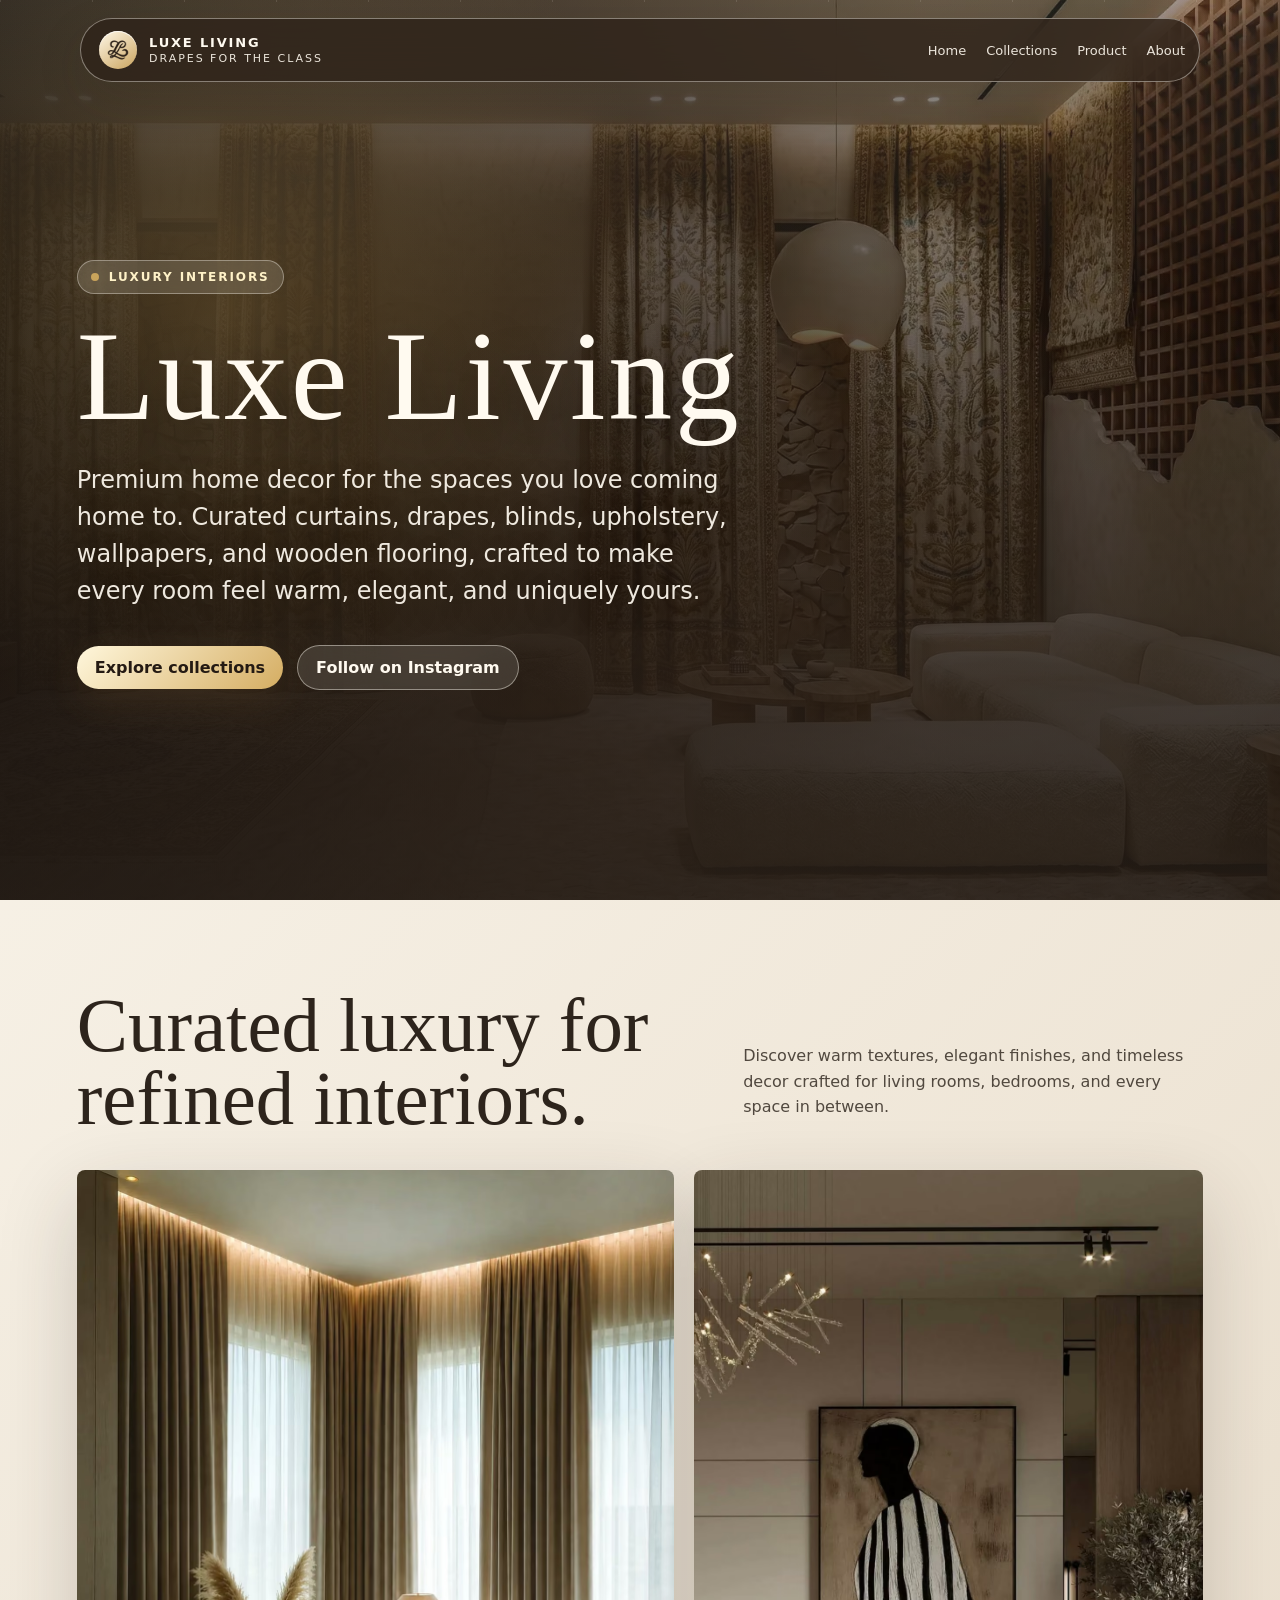
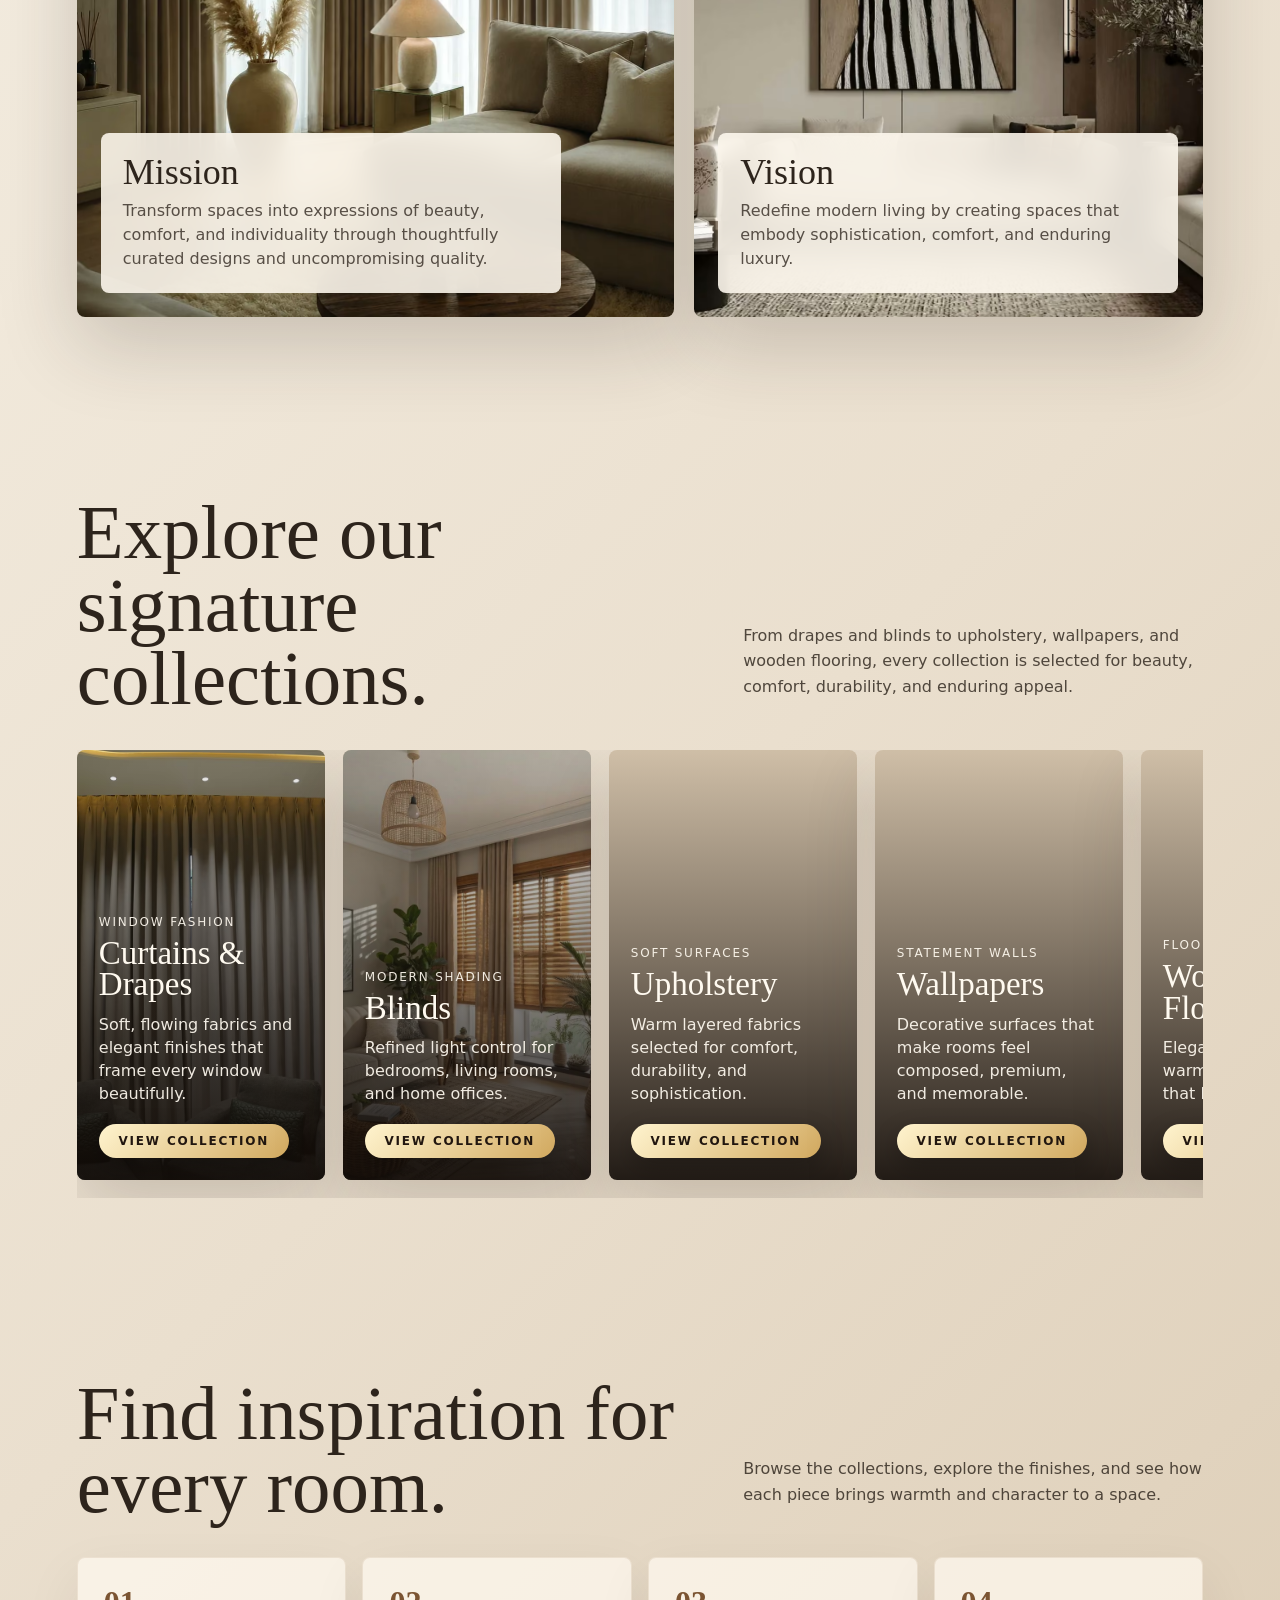
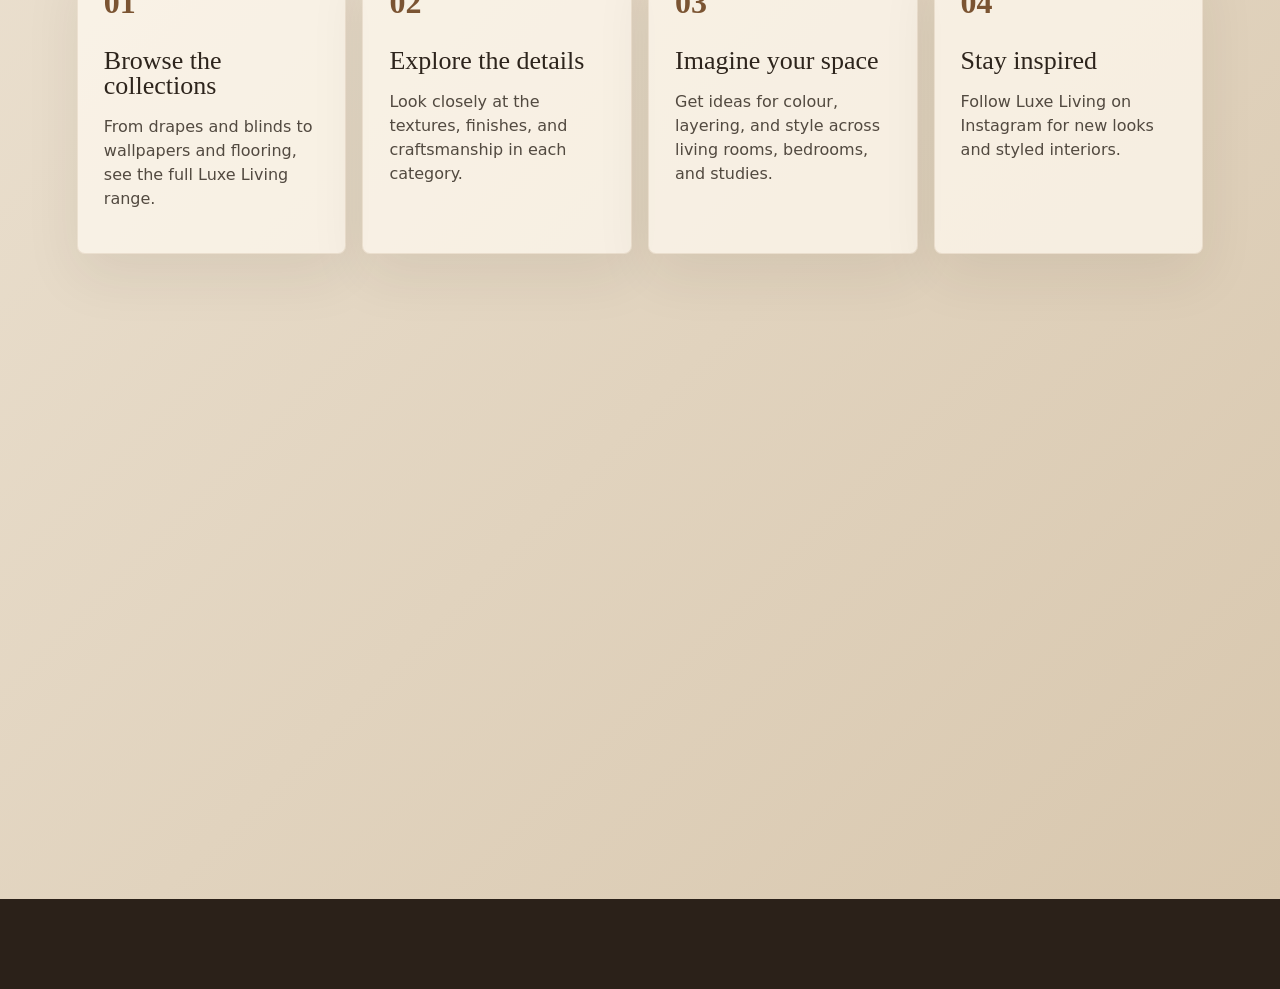
<file: index.html>
<!doctype html>
<html lang="en">
  <head>
    <meta charset="UTF-8" />
    <meta name="viewport" content="width=device-width, initial-scale=1.0" />
    <title>Luxe Living | Premium Home Decor</title>
    <style>
      :root {
        --cream: #f6f1e7;
        --paper: #fffaf0;
        --linen: #e9decc;
        --taupe: #97836d;
        --bronze: #9b704a;
        --gold: #c9a45b;
        --ink: #2d241c;
        --soft: rgba(255, 250, 240, 0.76);
        --glass: rgba(255, 250, 240, 0.18);
        --shadow: 0 28px 80px rgba(45, 36, 28, 0.2);
      }

      * {
        box-sizing: border-box;
      }

      html {
        background: #2b2119;
        scroll-behavior: smooth;
        scrollbar-color: rgba(201, 164, 91, 0.72) #2b2119;
        scrollbar-width: thin;
      }

      html::-webkit-scrollbar {
        width: 8px;
      }

      html::-webkit-scrollbar-track {
        background: #2b2119;
      }

      html::-webkit-scrollbar-thumb {
        border: 2px solid #2b2119;
        border-radius: 999px;
        background: rgba(201, 164, 91, 0.72);
      }

      body {
        margin: 0;
        color: var(--ink);
        background:
          radial-gradient(circle at top left, rgba(201, 164, 91, 0.26), transparent 34rem),
          linear-gradient(135deg, #fbf7ee, #eadfce 58%, #d8c7ae);
        font-family: Inter, ui-sans-serif, system-ui, -apple-system, BlinkMacSystemFont, "Segoe UI", sans-serif;
        min-height: 100vh;
        overflow-x: hidden;
      }

      body::before {
        content: "";
        position: fixed;
        inset: 0;
        pointer-events: none;
        background-image:
          linear-gradient(110deg, transparent 0 38%, rgba(201, 164, 91, 0.11) 38% 39%, transparent 39% 100%),
          repeating-linear-gradient(90deg, rgba(45, 36, 28, 0.025) 0 1px, transparent 1px 92px);
        opacity: 0.8;
        z-index: 0;
      }

      a {
        color: inherit;
        text-decoration: none;
      }

      img {
        display: block;
        max-width: 100%;
      }

      picture {
        display: contents;
      }

      button,
      input,
      textarea,
      select {
        font: inherit;
      }

      .grain {
        position: fixed;
        inset: 0;
        z-index: 1;
        pointer-events: none;
        opacity: 0.12;
        background-image: url("data:image/svg+xml,%3Csvg viewBox='0 0 200 200' xmlns='http://www.w3.org/2000/svg'%3E%3Cfilter id='n'%3E%3CfeTurbulence type='fractalNoise' baseFrequency='.86' numOctaves='3' stitchTiles='stitch'/%3E%3C/filter%3E%3Crect width='100%25' height='100%25' filter='url(%23n)' opacity='.48'/%3E%3C/svg%3E");
      }

      #aura {
        position: fixed;
        inset: 0;
        z-index: 2;
        pointer-events: none;
        mix-blend-mode: screen;
        opacity: 0.46;
      }

      .site {
        position: relative;
        z-index: 3;
      }

      .nav {
        position: fixed;
        top: 18px;
        left: 50%;
        transform: translateX(-50%);
        z-index: 20;
        width: min(1120px, calc(100% - 28px));
        display: flex;
        align-items: center;
        justify-content: space-between;
        gap: 18px;
        padding: 12px 14px 12px 18px;
        border: 1px solid rgba(255, 250, 240, 0.42);
        border-radius: 999px;
        background: rgba(54, 43, 32, 0.42);
        backdrop-filter: blur(20px);
        box-shadow: 0 18px 48px rgba(45, 36, 28, 0.14);
        color: #fffaf0;
      }

      .brand {
        display: flex;
        align-items: center;
        gap: 12px;
        min-width: 190px;
      }

      .monogram {
        width: 38px;
        height: 38px;
        display: grid;
        place-items: center;
        border-radius: 50%;
        color: var(--ink);
        background: linear-gradient(145deg, #fff8e7, #caa45f);
        font-family: Georgia, serif;
        font-weight: 700;
        font-size: 22px;
        box-shadow: inset 0 1px 0 rgba(255, 255, 255, 0.8);
      }

      .brand .monogram {
        overflow: hidden;
        padding: 7px;
      }

      .brand .monogram img {
        width: 100%;
        height: 100%;
        object-fit: contain;
      }

      .brand-wordmark {
        display: block;
      }

      .brand strong {
        display: block;
        letter-spacing: 0.14em;
        font-size: 13px;
      }

      .brand-wordmark span {
        display: block;
        margin-top: 2px;
        color: rgba(255, 250, 240, 0.9);
        font-size: 11px;
        letter-spacing: 0.18em;
        text-transform: uppercase;
      }

      .nav-links {
        display: flex;
        align-items: center;
        gap: 20px;
        font-size: 13px;
        color: rgba(255, 250, 240, 0.82);
      }

      .menu-toggle {
        display: none;
        align-items: center;
        justify-content: center;
        width: 44px;
        height: 44px;
        border: 1px solid rgba(255, 250, 240, 0.38);
        border-radius: 999px;
        color: #fffaf0;
        background: rgba(255, 250, 240, 0.12);
        cursor: pointer;
      }

      .menu-toggle span {
        position: relative;
        display: block;
        width: 18px;
        height: 2px;
        border-radius: 999px;
        background: currentColor;
      }

      .menu-toggle span::before,
      .menu-toggle span::after {
        content: "";
        position: absolute;
        left: 0;
        width: 18px;
        height: 2px;
        border-radius: 999px;
        background: currentColor;
      }

      .menu-toggle span::before {
        top: -6px;
      }

      .menu-toggle span::after {
        top: 6px;
      }

      .pill-button {
        border: 0;
        cursor: pointer;
        color: var(--ink);
        background: linear-gradient(135deg, #fff6da, #c59b50);
        border-radius: 999px;
        padding: 12px 18px;
        font-weight: 800;
        box-shadow: 0 12px 34px rgba(115, 82, 42, 0.2);
      }

      .hero {
        min-height: 100vh;
        display: flex;
        align-items: center;
        position: relative;
        isolation: isolate;
        overflow: hidden;
        padding: 128px clamp(24px, 6vw, 86px) 70px;
        perspective: 1400px;
        background:
          linear-gradient(90deg, rgba(20, 14, 10, 0.86) 0%, rgba(40, 29, 20, 0.7) 42%, rgba(40, 29, 20, 0.3) 72%, rgba(20, 14, 10, 0.2) 100%),
          linear-gradient(180deg, rgba(20, 14, 10, 0.28), rgba(20, 14, 10, 0.78)),
          url("assets/brochure/home-hero.webp") center / cover no-repeat;
        background:
          linear-gradient(90deg, rgba(20, 14, 10, 0.86) 0%, rgba(40, 29, 20, 0.7) 42%, rgba(40, 29, 20, 0.3) 72%, rgba(20, 14, 10, 0.2) 100%),
          linear-gradient(180deg, rgba(20, 14, 10, 0.28), rgba(20, 14, 10, 0.78)),
          image-set(url("assets/brochure/home-hero.avif") type("image/avif"), url("assets/brochure/home-hero.webp") type("image/webp")) center / cover no-repeat;
      }

      .hero::before {
        content: "";
        position: absolute;
        inset: 0;
        z-index: -1;
        background:
          radial-gradient(circle at 18% 34%, rgba(201, 164, 91, 0.28), transparent 28rem),
          linear-gradient(110deg, rgba(255, 250, 240, 0.12) 0 1px, transparent 1px 100%);
        background-size: auto, 92px 100%;
        pointer-events: none;
      }

      .hero::after {
        content: "";
        position: absolute;
        inset: 0;
        z-index: -1;
        background: linear-gradient(180deg, rgba(255, 250, 240, 0.08), transparent 34%, rgba(45, 36, 28, 0.55));
        pointer-events: none;
      }

      .eyebrow {
        display: inline-flex;
        align-items: center;
        gap: 10px;
        padding: 9px 13px;
        border: 1px solid rgba(155, 112, 74, 0.2);
        border-radius: 999px;
        background: rgba(255, 250, 240, 0.52);
        color: #6d553d;
        font-size: 12px;
        font-weight: 800;
        letter-spacing: 0.16em;
        text-transform: uppercase;
      }

      .eyebrow::before {
        content: "";
        width: 8px;
        height: 8px;
        border-radius: 50%;
        background: var(--gold);
        box-shadow: 0 0 22px var(--gold);
      }

      h1,
      h2,
      h3 {
        font-family: Georgia, "Times New Roman", serif;
        margin: 0;
        font-weight: 500;
        line-height: 0.95;
      }

      h1 {
        margin-top: 22px;
        font-size: clamp(64px, 10vw, 142px);
        letter-spacing: 0.02em;
      }

      .hero-copy p {
        max-width: 650px;
        margin: 24px 0 0;
        color: rgba(255, 250, 240, 0.9);
        font-size: clamp(18px, 2.1vw, 24px);
        line-height: 1.55;
      }

      .hero-actions {
        display: flex;
        align-items: center;
        flex-wrap: wrap;
        gap: 14px;
        margin-top: 34px;
      }

      .ghost-button {
        border: 1px solid rgba(255, 250, 240, 0.42);
        border-radius: 999px;
        padding: 12px 18px;
        color: #fffaf0;
        background: rgba(255, 250, 240, 0.12);
        backdrop-filter: blur(14px);
        font-weight: 800;
      }

      .highlight-strip {
        display: grid;
        grid-template-columns: repeat(3, 1fr);
        gap: 12px;
        max-width: 680px;
        margin-top: 42px;
      }

      .metric {
        padding: 18px;
        border-radius: 8px;
        background: rgba(255, 250, 240, 0.14);
        border: 1px solid rgba(255, 250, 240, 0.28);
        backdrop-filter: blur(16px);
      }

      .metric strong {
        display: block;
        color: #ffe5a3;
        font-size: 25px;
        font-family: Georgia, serif;
      }

      .metric span {
        display: block;
        margin-top: 4px;
        color: rgba(255, 250, 240, 0.82);
        font-size: 12px;
        text-transform: uppercase;
        letter-spacing: 0.12em;
      }

      .scene {
        min-height: 680px;
        position: relative;
        transform-style: preserve-3d;
      }

      .hero-card {
        position: absolute;
        inset: 4% 5% 8% 8%;
        border-radius: 8px;
        overflow: hidden;
        transform: rotateY(-14deg) rotateX(4deg) translateZ(30px);
        box-shadow: var(--shadow);
        background: #cbbda8;
      }

      .hero-card img {
        width: 100%;
        height: 100%;
        object-fit: cover;
      }

      .hero-card::after {
        content: "";
        position: absolute;
        inset: 0;
        background: linear-gradient(180deg, transparent 45%, rgba(45, 36, 28, 0.55));
      }

      .floating-panel {
        position: absolute;
        left: -5%;
        bottom: 8%;
        width: min(430px, 72%);
        padding: 24px;
        border: 1px solid rgba(255, 250, 240, 0.55);
        border-radius: 8px;
        background: rgba(255, 250, 240, 0.72);
        backdrop-filter: blur(18px);
        box-shadow: 0 24px 60px rgba(45, 36, 28, 0.18);
        transform: rotateY(16deg) translateZ(120px);
      }

      .floating-panel h2 {
        font-size: clamp(32px, 4vw, 56px);
      }

      .floating-panel p {
        margin: 12px 0 0;
        color: rgba(45, 36, 28, 0.68);
        line-height: 1.5;
      }

      .orbit {
        position: absolute;
        right: -8%;
        top: 10%;
        width: 235px;
        height: 235px;
        border: 1px solid rgba(201, 164, 91, 0.45);
        border-radius: 50%;
        transform-style: preserve-3d;
        animation: orbit 12s linear infinite;
      }

      .orbit span {
        position: absolute;
        width: 68px;
        height: 68px;
        border-radius: 50%;
        background: linear-gradient(145deg, #fff6da, #b78b44);
        box-shadow: 0 16px 42px rgba(115, 82, 42, 0.24);
      }

      .orbit span:nth-child(1) {
        left: 50%;
        top: -34px;
      }

      .orbit span:nth-child(2) {
        right: -18px;
        bottom: 20px;
        transform: scale(0.72);
      }

      .orbit span:nth-child(3) {
        left: -18px;
        bottom: 42px;
        transform: scale(0.5);
      }

      @keyframes orbit {
        to {
          transform: rotateZ(360deg) rotateY(22deg);
        }
      }

      section {
        padding: 90px clamp(24px, 6vw, 86px);
      }

      .section-head {
        display: flex;
        justify-content: space-between;
        gap: 28px;
        align-items: end;
        margin-bottom: 34px;
      }

      .section-head h2 {
        max-width: 760px;
        font-size: clamp(42px, 6vw, 84px);
      }

      .section-head p {
        max-width: 460px;
        color: rgba(45, 36, 28, 0.66);
        line-height: 1.6;
      }

      .showroom {
        display: grid;
        grid-template-columns: 1.08fr 0.92fr;
        gap: 20px;
      }

      .showroom-main,
      .showroom-side {
        min-height: 540px;
        border-radius: 8px;
        overflow: hidden;
        position: relative;
        box-shadow: var(--shadow);
      }

      .showroom-main img,
      .showroom-side img {
        width: 100%;
        height: 100%;
        object-fit: cover;
      }

      .showroom-label {
        position: absolute;
        left: 24px;
        bottom: 24px;
        max-width: 460px;
        padding: 22px;
        border-radius: 8px;
        background: rgba(255, 250, 240, 0.74);
        backdrop-filter: blur(15px);
      }

      .showroom-label h3 {
        font-size: 36px;
      }

      .showroom-label p {
        margin: 10px 0 0;
        color: rgba(45, 36, 28, 0.68);
        line-height: 1.5;
      }

      .catalogue {
        display: grid;
        grid-auto-flow: column;
        grid-auto-columns: clamp(248px, 19vw, 292px);
        grid-template-columns: none;
        gap: 18px;
        overflow-x: auto;
        overflow-y: hidden;
        padding: 0 0 18px;
        overscroll-behavior-inline: contain;
        scrollbar-gutter: stable;
        perspective: none;
      }

      .product-card {
        min-height: 430px;
        position: relative;
        isolation: isolate;
        border: 0;
        text-align: left;
        border-radius: 8px;
        padding: 0;
        cursor: pointer;
        overflow: hidden;
        background: #d6c5ad;
        color: #fffaf0;
        transform: none;
        box-shadow: 0 28px 70px rgba(45, 36, 28, 0.18);
      }

      .product-card img {
        width: 100%;
        height: 100%;
        min-height: 430px;
        object-fit: cover;
        transform: scale(1.05);
        transition: transform 700ms ease;
      }

      .product-card:hover img {
        transform: scale(1.12);
      }

      .product-card::after {
        content: "";
        position: absolute;
        inset: 0;
        z-index: 1;
        background: linear-gradient(180deg, transparent 34%, rgba(31, 24, 18, 0.78));
      }

      .product-info {
        position: absolute;
        inset: auto 0 0;
        z-index: 2;
        padding: 22px;
      }

      .product-info span {
        color: rgba(255, 250, 240, 0.76);
        font-size: 12px;
        letter-spacing: 0.15em;
        text-transform: uppercase;
      }

      .product-info h3 {
        margin-top: 8px;
        font-size: 33px;
      }

      .product-info p {
        color: rgba(255, 250, 240, 0.82);
        line-height: 1.45;
        margin: 12px 0 0;
      }

      .view-link {
        display: inline-flex;
        align-items: center;
        justify-content: center;
        margin-top: 18px;
        width: min(100%, 190px);
        padding: 11px 14px;
        border-radius: 999px;
        background: linear-gradient(135deg, #fff4cf, #d2a95f);
        color: #21160f;
        font-size: 12px;
        font-weight: 900;
        line-height: 1;
        letter-spacing: 0.07em;
        text-transform: uppercase;
        white-space: nowrap;
        overflow: hidden;
        text-overflow: ellipsis;
        box-shadow: 0 10px 26px rgba(0, 0, 0, 0.24);
      }

      .process {
        display: grid;
        grid-template-columns: repeat(4, 1fr);
        gap: 16px;
      }

      .process-card {
        border-radius: 8px;
        border: 1px solid rgba(155, 112, 74, 0.14);
        background: rgba(255, 250, 240, 0.55);
        padding: 26px;
        min-height: 220px;
        box-shadow: 0 22px 56px rgba(45, 36, 28, 0.08);
      }

      .process-card strong {
        display: block;
        font-family: Georgia, serif;
        font-size: 32px;
        color: #7b5432;
      }

      .process-card h3 {
        margin-top: 28px;
        font-size: 26px;
      }

      .process-card p {
        color: rgba(45, 36, 28, 0.66);
        line-height: 1.5;
      }

      .contact-band {
        display: grid;
        grid-template-columns: 1fr;
        align-items: stretch;
        gap: 0;
        padding: 0;
        margin: 60px clamp(24px, 6vw, 86px) 90px;
        border-radius: 8px;
        overflow: hidden;
        box-shadow: var(--shadow);
        background: #3e3025;
        color: #fffaf0;
      }

      .contact-band img {
        height: 100%;
        width: 100%;
        object-fit: cover;
      }

      .contact-copy {
        padding: clamp(36px, 6vw, 76px);
      }

      .contact-copy h2 {
        font-size: clamp(44px, 6vw, 86px);
        line-height: 1.08;
        max-width: 780px;
      }

      .contact-copy p {
        max-width: 620px;
        color: rgba(255, 250, 240, 0.74);
        line-height: 1.65;
      }

      .contact-grid {
        display: grid;
        grid-template-columns: repeat(2, 1fr);
        gap: 12px;
        margin: 28px 0;
      }

      .contact-grid a,
      .contact-grid span {
        padding: 14px;
        border-radius: 8px;
        background: rgba(255, 250, 240, 0.1);
        color: rgba(255, 250, 240, 0.92);
      }

      .contact-actions {
        display: flex;
        align-items: center;
        flex-wrap: wrap;
        gap: 22px;
      }

      .instagram-link {
        display: inline-flex;
        align-items: center;
        gap: 9px;
        color: rgba(255, 250, 240, 0.9);
        font-weight: 700;
        letter-spacing: 0.01em;
        border-bottom: 1px solid rgba(255, 250, 240, 0.32);
        padding-bottom: 2px;
        transition: color 0.2s ease, border-color 0.2s ease;
      }

      .instagram-link:hover {
        color: var(--gold);
        border-color: var(--gold);
      }

      dialog {
        width: min(760px, calc(100% - 28px));
        padding: 0;
        border: 0;
        border-radius: 8px;
        background: #fffaf0;
        color: var(--ink);
        box-shadow: 0 42px 120px rgba(25, 18, 12, 0.42);
      }

      dialog::backdrop {
        background: rgba(31, 24, 18, 0.62);
        backdrop-filter: blur(8px);
      }

      .modal-head {
        display: flex;
        justify-content: space-between;
        gap: 18px;
        padding: 26px;
        border-bottom: 1px solid rgba(45, 36, 28, 0.1);
      }

      .modal-head h2 {
        font-size: 40px;
      }

      .close {
        width: 42px;
        height: 42px;
        border: 0;
        border-radius: 50%;
        background: rgba(45, 36, 28, 0.08);
        cursor: pointer;
        font-size: 24px;
      }

      form {
        display: grid;
        grid-template-columns: repeat(2, 1fr);
        gap: 14px;
        padding: 26px;
      }

      label {
        display: grid;
        gap: 7px;
        color: rgba(45, 36, 28, 0.74);
        font-size: 13px;
        font-weight: 800;
      }

      input,
      select,
      textarea {
        width: 100%;
        border: 1px solid rgba(45, 36, 28, 0.16);
        border-radius: 8px;
        background: white;
        color: var(--ink);
        padding: 13px 14px;
        outline: none;
      }

      textarea,
      .wide {
        grid-column: 1 / -1;
      }

      textarea {
        min-height: 110px;
        resize: vertical;
      }

      .submit-row {
        grid-column: 1 / -1;
        display: flex;
        align-items: center;
        justify-content: space-between;
        gap: 16px;
        margin-top: 8px;
      }

      .submit-row small {
        color: rgba(45, 36, 28, 0.72);
        line-height: 1.4;
      }

      .reveal {
        opacity: 0;
        transform: translateY(36px);
        transition: opacity 700ms ease, transform 700ms ease;
      }

      .reveal.visible {
        opacity: 1;
        transform: translateY(0);
      }

      .intro-screen {
        position: fixed;
        inset: 0;
        z-index: 100;
        display: grid;
        place-items: center;
        overflow: hidden;
        color: var(--ink);
        background:
          radial-gradient(circle at 50% 42%, rgba(255, 246, 218, 0.98), rgba(234, 223, 206, 0.94) 44%, rgba(45, 36, 28, 0.92) 100%),
          #eadfce;
        pointer-events: none;
        animation: introExit 4.6s cubic-bezier(0.16, 1, 0.3, 1) forwards;
      }

      .intro-screen::before,
      .intro-screen::after {
        content: "";
        position: absolute;
        border: 1px solid rgba(201, 164, 91, 0.55);
        border-radius: 50%;
        opacity: 0;
        animation: introRing 3.6s cubic-bezier(0.16, 1, 0.3, 1) forwards;
      }

      .intro-screen::before {
        width: 42vmin;
        height: 42vmin;
      }

      .intro-screen::after {
        width: 66vmin;
        height: 66vmin;
        animation-delay: 0.22s;
      }

      .intro-inner {
        position: relative;
        z-index: 1;
        display: grid;
        justify-items: center;
        gap: 18px;
        transform-style: preserve-3d;
        animation: introFloat 4.1s cubic-bezier(0.16, 1, 0.3, 1) forwards;
      }

      .intro-logo {
        width: clamp(120px, 22vw, 260px);
        aspect-ratio: 1;
        padding: clamp(18px, 3vw, 32px);
      }

      .intro-logo img {
        width: 100%;
        height: 100%;
        object-fit: contain;
        filter: drop-shadow(0 18px 28px rgba(45, 36, 28, 0.28));
      }

      .intro-title {
        overflow: hidden;
        text-align: center;
      }

      .intro-title strong {
        display: block;
        font-family: Georgia, "Times New Roman", serif;
        font-size: clamp(42px, 8vw, 112px);
        font-weight: 500;
        letter-spacing: 0.08em;
        animation: introText 3.7s cubic-bezier(0.16, 1, 0.3, 1) forwards;
      }

      .intro-title span {
        display: block;
        margin-top: 12px;
        color: rgba(45, 36, 28, 0.64);
        font-size: 12px;
        font-weight: 900;
        letter-spacing: 0.28em;
        text-transform: uppercase;
        animation: introText 3.7s 0.16s cubic-bezier(0.16, 1, 0.3, 1) both;
      }

      body.intro-active .site {
        animation: siteEnter 1.4s 3.25s cubic-bezier(0.16, 1, 0.3, 1) both;
      }

      @keyframes introRing {
        0% {
          opacity: 0;
          transform: scale(0.45) rotateX(70deg);
        }
        34% {
          opacity: 1;
        }
        100% {
          opacity: 0;
          transform: scale(1.45) rotateX(70deg);
        }
      }

      @keyframes introFloat {
        0% {
          opacity: 0;
          transform: translateY(34px) rotateX(18deg) scale(0.88);
          filter: blur(12px);
        }
        24% {
          opacity: 1;
          filter: blur(0);
        }
        72% {
          opacity: 1;
          transform: translateY(0) rotateX(0) scale(1);
        }
        100% {
          opacity: 0;
          transform: translateY(-26px) rotateX(-12deg) scale(1.08);
          filter: blur(10px);
        }
      }

      @keyframes introText {
        0% {
          transform: translateY(110%);
        }
        28%,
        78% {
          transform: translateY(0);
        }
        100% {
          transform: translateY(-115%);
        }
      }

      @keyframes introExit {
        0%,
        78% {
          opacity: 1;
          visibility: visible;
        }
        100% {
          opacity: 0;
          visibility: hidden;
        }
      }

      @keyframes siteEnter {
        from {
          opacity: 0;
          transform: translateY(24px) scale(0.985);
          filter: blur(12px);
        }
        to {
          opacity: 1;
          transform: none;
          filter: none;
        }
      }

      @media (max-width: 1000px) {
        .hero,
        .showroom,
        .contact-band {
          grid-template-columns: 1fr;
        }

        .scene {
          min-height: 560px;
        }

        .process {
          grid-template-columns: repeat(2, 1fr);
        }

        .section-head {
          display: block;
        }
      }

      @media (max-width: 720px) {
        .nav {
          position: fixed;
          top: 0;
          left: 50%;
          transform: translateX(-50%);
          margin: 0;
          border-radius: 8px;
        }

        .nav-links {
          display: none;
        }

        .hero {
          padding-top: 118px;
        }

        .scene {
          min-height: 480px;
        }

        .hero-card {
          inset: 0;
          transform: rotateY(-6deg) rotateX(2deg);
        }

        .floating-panel {
          left: 14px;
          bottom: 14px;
          width: calc(100% - 28px);
          transform: translateZ(80px);
        }

        .orbit {
          display: none;
        }

        .highlight-strip,
        .process,
        .contact-grid,
        form {
          grid-template-columns: 1fr;
        }

        section {
          padding: 70px 18px;
        }

        .contact-band {
          margin: 32px 18px 70px;
        }
      }

      @media (prefers-reduced-motion: reduce) {
        *,
        *::before,
        *::after {
          scroll-behavior: auto !important;
          animation-duration: 0.01ms !important;
          animation-iteration-count: 1 !important;
          transition-duration: 0.01ms !important;
        }
      }

      .nav {
        background: rgba(45, 34, 25, 0.78);
      }

      .nav-links,
      .brand-wordmark span {
        color: rgba(255, 250, 240, 0.9);
      }

      .hero-copy p,
      .section-head p,
      .process-card p,
      p {
        color: rgba(45, 36, 28, 0.82);
      }

      .hero h1 {
        color: #fffaf0;
        max-width: 880px;
        text-shadow: 0 18px 54px rgba(0, 0, 0, 0.42);
      }

      .hero .eyebrow {
        border-color: rgba(255, 250, 240, 0.36);
        background: rgba(255, 250, 240, 0.14);
        color: #fff2c8;
        backdrop-filter: blur(14px);
      }

      .hero-copy {
        width: min(820px, 100%);
        padding-top: 34px;
      }

      .hero-copy p {
        color: rgba(255, 250, 240, 0.92);
        text-shadow: 0 10px 34px rgba(0, 0, 0, 0.42);
      }

      .hero .pill-button {
        color: #241a13;
        background: linear-gradient(135deg, #fff7dc, #d5ad62);
      }

      .hero .ghost-button {
        color: #fffaf0;
        background: rgba(255, 250, 240, 0.12);
        border-color: rgba(255, 250, 240, 0.44);
      }

      .ghost-button,
      .metric,
      .process-card {
        background: rgba(255, 250, 240, 0.72);
      }

      .floating-panel,
      .showroom-label {
        background: rgba(255, 250, 240, 0.88);
      }

      .floating-panel p,
      .showroom-label p,
      .metric span {
        color: rgba(45, 36, 28, 0.78);
      }

      .hero .metric {
        background: rgba(22, 15, 10, 0.32);
        border-color: rgba(255, 250, 240, 0.28);
      }

      .hero .metric strong {
        color: #ffe7a8;
      }

      .hero .metric span {
        color: rgba(255, 250, 240, 0.86);
      }

      .product-card::after {
        background: linear-gradient(180deg, rgba(31, 24, 18, 0.04) 0%, rgba(31, 24, 18, 0.42) 42%, rgba(20, 14, 10, 0.92) 100%);
      }

      .product-info span,
      .product-info p {
        color: rgba(255, 250, 240, 0.92);
      }

      .product-info .view-link {
        color: #21160f;
      }

      .contact-copy p,
      .contact-grid a,
      .contact-grid span {
        color: rgba(255, 250, 240, 0.9);
      }

      .contact-grid a,
      .contact-grid span {
        background: rgba(255, 250, 240, 0.14);
      }

      @media (max-width: 1180px) {
        .hero {
          grid-template-columns: minmax(0, 1fr) minmax(360px, 0.9fr);
        }

        .catalogue {
          grid-auto-columns: minmax(240px, 32vw);
          overflow-x: auto;
          overflow-y: hidden;
          gap: 22px;
          perspective: none;
        }

        .product-card {
          transform: none;
        }
      }

      @media (max-width: 860px) {
        .nav {
          align-items: stretch;
          flex-wrap: wrap;
          border-radius: 8px;
          width: calc(100% - 24px);
        }

        .brand {
          min-width: 0;
          flex: 1 1 auto;
        }

        .nav-links {
          order: 3;
          width: 100%;
          justify-content: space-between;
          gap: 10px;
          padding-top: 4px;
        }

        .menu-toggle {
          display: inline-flex;
          order: 2;
        }

        .nav > .pill-button {
          order: 1;
        }

        .nav-links {
          display: none;
          flex-direction: column;
          align-items: stretch;
          padding: 12px;
          border-radius: 8px;
          background: rgba(24, 17, 12, 0.64);
        }

        .nav.nav-open .nav-links {
          display: flex;
        }

        .nav-links a {
          padding: 11px 12px;
          border-radius: 8px;
          background: rgba(255, 250, 240, 0.08);
        }

        .hero {
          min-height: auto;
          padding-top: 150px;
          padding-bottom: 82px;
          background-position: 48% center;
        }

        h1 {
          font-size: clamp(48px, 16vw, 86px);
        }

        .section-head h2,
        .contact-copy h2 {
          font-size: clamp(34px, 10vw, 58px);
          line-height: 1.1;
        }
      }

      @media (max-width: 560px) {
        .brand strong {
          font-size: 11px;
        }

        .brand-wordmark span {
          display: none;
        }

        .pill-button,
        .ghost-button {
          width: 100%;
        }

        .nav > .pill-button {
          width: auto;
          padding-inline: 14px;
        }

        .hero-actions {
          align-items: stretch;
          flex-direction: column;
        }

        .hero {
          min-height: 100svh;
          padding-inline: 18px;
          padding-top: 138px;
          background:
            linear-gradient(180deg, rgba(20, 14, 10, 0.76) 0%, rgba(20, 14, 10, 0.56) 38%, rgba(20, 14, 10, 0.88) 100%),
            url("assets/brochure/home-hero-mobile.webp") 50% 58% / auto 118% no-repeat;
          background:
            linear-gradient(180deg, rgba(20, 14, 10, 0.76) 0%, rgba(20, 14, 10, 0.56) 38%, rgba(20, 14, 10, 0.88) 100%),
            image-set(url("assets/brochure/home-hero-mobile.avif") type("image/avif"), url("assets/brochure/home-hero-mobile.webp") type("image/webp")) 50% 58% / auto 118% no-repeat;
          background-color: #2b2119;
        }

        .hero-copy {
          padding-top: 12px;
        }

        .hero-copy p {
          font-size: 17px;
        }

        .hero h1 {
          font-size: clamp(48px, 18vw, 78px);
        }

        .highlight-strip {
          grid-template-columns: 1fr;
          margin-top: 28px;
        }

        .scene {
          min-height: 380px;
        }

        .showroom-main,
        .showroom-side,
        .product-card img,
        .product-card {
          min-height: 360px;
        }

        .catalogue {
          grid-auto-columns: minmax(255px, 82vw);
          gap: 24px;
        }

        .product-info {
          padding: 18px;
        }

        .product-info h3 {
          font-size: 27px;
        }

        .product-info p {
          font-size: 14px;
          line-height: 1.35;
        }

        .view-link {
          width: min(100%, 160px);
          padding: 9px 11px;
          font-size: 10px;
          letter-spacing: 0.06em;
        }

        .showroom-label {
          left: 12px;
          right: 12px;
          bottom: 12px;
          max-width: none;
          padding: 18px;
        }

        form,
        .modal-head {
          padding: 18px;
        }

        .submit-row {
          align-items: stretch;
          flex-direction: column;
        }
      }

      @media (max-width: 380px) {
        .nav {
          gap: 10px;
          padding: 10px;
        }

        .menu-toggle {
          width: 40px;
          height: 40px;
        }

        .contact-copy h2 {
          font-size: clamp(32px, 10vw, 44px);
          line-height: 1.12;
        }
      }

      @media (max-width: 720px) {
        .hero {
          padding-top: 138px;
        }
      }
    </style>
  </head>
  <body class="intro-active">
    <div class="intro-screen" aria-label="Luxe Living intro animation">
      <div class="intro-inner">
        <div class="intro-logo">
          <picture><source srcset="assets/luxe-ll-monogram.avif" type="image/avif" /><img src="assets/luxe-ll-monogram.webp" alt="Luxe Living monogram" /></picture>
        </div>
        <div class="intro-title">
          <strong>LUXE LIVING</strong>
          <span>Drapes for the class</span>
        </div>
      </div>
    </div>
    <canvas id="aura" aria-hidden="true"></canvas>
    <div class="grain" aria-hidden="true"></div>
    <div class="site">
      <nav class="nav">
        <a class="brand" href="index.html" aria-label="Luxe Living home">
          <span class="monogram"><picture><source srcset="assets/luxe-ll-monogram.avif" type="image/avif" /><img src="assets/luxe-ll-monogram.webp" alt="" /></picture></span>
          <span class="brand-wordmark">
            <strong>LUXE LIVING</strong>
            <span>Drapes for the class</span>
          </span>
        </a>
        <div class="nav-links" aria-label="Primary navigation">
          <a href="index.html">Home</a>
          <a href="collections.html">Collections</a>
          <a href="product.html">Product</a>
          <a href="about.html">About</a>
        </div>
        <button class="menu-toggle" type="button" aria-label="Open navigation menu" aria-expanded="false">
          <span aria-hidden="true"></span>
        </button>
      </nav>

      <main id="top">
        <section class="hero">
          <div class="hero-copy reveal">
            <span class="eyebrow">Luxury Interiors</span>
            <h1>Luxe Living</h1>
            <p>
              Premium home decor for the spaces you love coming home to. Curated curtains,
              drapes, blinds, upholstery, wallpapers, and wooden flooring, crafted to make
              every room feel warm, elegant, and uniquely yours.
            </p>
            <div class="hero-actions">
              <a class="pill-button" href="collections.html">Explore collections</a>
              <a class="ghost-button" href="https://www.instagram.com/luxeliving.world?igsi=MTJuZHVsZTFncmt4dA==" target="_blank" rel="noopener">Follow on Instagram</a>
            </div>
            <div class="highlight-strip" aria-label="Highlights">
              <!-- <div class="metric"><strong>5</strong><span>Core categories</span></div>
              <div class="metric"><strong></strong><span>DESIGN EXCELLENCE</span></div>
              <div class="metric"><strong>Crafted for</strong><span>SIGNATURE SPACES</span></div> -->
            </div>
          </div>

        </section>

        <section id="showroom">
          <div class="section-head reveal">
            <h2>Curated luxury for refined interiors.</h2>
            <p>
              Discover warm textures, elegant finishes, and timeless decor crafted for living rooms,
              bedrooms, and every space in between.
            </p>
          </div>
          <div class="showroom reveal">
            <div class="showroom-main">
              <picture><source srcset="assets/brochure/showroom-curated.avif" type="image/avif" /><img src="assets/brochure/showroom-curated.webp" alt="Curated living room with Luxe Living window treatments" loading="lazy" decoding="async" /></picture>
              <div class="showroom-label">
                <h3>Mission</h3>
                <p>
                  Transform spaces into expressions of beauty, comfort, and individuality through
                  thoughtfully curated designs and uncompromising quality.
                </p>
              </div>
            </div>
            <div class="showroom-side">
              <picture><source srcset="assets/brochure/showroom-vision.avif" type="image/avif" /><img src="assets/brochure/showroom-vision.webp" alt="Sophisticated taupe living room with sculptural pendant lighting and statement wall art" loading="lazy" decoding="async" /></picture>
              <div class="showroom-label">
                <h3>Vision</h3>
                <p>
                  Redefine modern living by creating spaces that embody sophistication, comfort,
                  and enduring luxury.
                </p>
              </div>
            </div>
          </div>
        </section>

        <section id="catalogue">
          <div class="section-head reveal">
            <h2>Explore our signature collections.</h2>
            <p>
              From drapes and blinds to upholstery, wallpapers, and wooden flooring, every collection
              is selected for beauty, comfort, durability, and enduring appeal.
            </p>
          </div>
          <div class="catalogue reveal" aria-label="Product catalogue">
            <a class="product-card" href="product.html?category=curtains">
              <picture><source srcset="assets/brochure/curtains-living-room.avif" type="image/avif" /><img src="assets/brochure/curtains-living-room.webp" alt="Full-length curtains in a softly lit luxury living room" loading="lazy" decoding="async" /></picture>
              <span class="product-info">
                <span>Window fashion</span>
                <h3>Curtains & Drapes</h3>
                <p>Soft, flowing fabrics and elegant finishes that frame every window beautifully.</p>
                <span class="view-link">View collection</span>
              </span>
            </a>
            <a class="product-card" href="product.html?category=blinds">
              <picture><source srcset="assets/mein-zimmer-pin.avif" type="image/avif" /><img src="assets/mein-zimmer-pin.webp" alt="Mein Zimmer interior for the blinds collection" loading="lazy" decoding="async" /></picture>
              <span class="product-info">
                <span>Modern shading</span>
                <h3>Blinds</h3>
                <p>Refined light control for bedrooms, living rooms, and home offices.</p>
                <span class="view-link">View collection</span>
              </span>
            </a>
            <a class="product-card" href="product.html?category=upholstery">
              <picture><source srcset="assets/brochure/upholstery-sofa-card.avif" type="image/avif" /><img src="assets/brochure/upholstery-sofa-card.webp" alt="Sculptural sofa in premium warm neutral upholstery" loading="lazy" decoding="async" /></picture>
              <span class="product-info">
                <span>Soft surfaces</span>
                <h3>Upholstery</h3>
                <p>Warm layered fabrics selected for comfort, durability, and sophistication.</p>
                <span class="view-link">View collection</span>
              </span>
            </a>
            <a class="product-card" href="product.html?category=wallpapers">
              <picture><source srcset="assets/brochure/wallpapers-card.avif" type="image/avif" /><img src="assets/brochure/wallpapers-card.webp" alt="Plaid wallpaper styled in an elegant living room" loading="lazy" decoding="async" /></picture>
              <span class="product-info">
                <span>Statement walls</span>
                <h3>Wallpapers</h3>
                <p>Decorative surfaces that make rooms feel composed, premium, and memorable.</p>
                <span class="view-link">View collection</span>
              </span>
            </a>
            <a class="product-card" href="product.html?category=flooring">
              <picture><source srcset="assets/brochure/flooring-card.avif" type="image/avif" /><img src="assets/brochure/flooring-card.webp" alt="Wooden flooring in a luxury bedroom" loading="lazy" decoding="async" /></picture>
              <span class="product-info">
                <span>Floor finishes</span>
                <h3>Wooden Flooring</h3>
                <p>Elegant flooring for warm, inviting rooms that last for years.</p>
                <span class="view-link">View collection</span>
              </span>
            </a>
          </div>
        </section>

        <section id="process">
          <div class="section-head reveal">
            <h2>Find inspiration for every room.</h2>
            <p>
              Browse the collections, explore the finishes, and see how each piece brings warmth
              and character to a space.
            </p>
          </div>
          <div class="process reveal">
            <div class="process-card">
              <strong>01</strong>
              <h3>Browse the collections</h3>
              <p>From drapes and blinds to wallpapers and flooring, see the full Luxe Living range.</p>
            </div>
            <div class="process-card">
              <strong>02</strong>
              <h3>Explore the details</h3>
              <p>Look closely at the textures, finishes, and craftsmanship in each category.</p>
            </div>
            <div class="process-card">
              <strong>03</strong>
              <h3>Imagine your space</h3>
              <p>Get ideas for colour, layering, and style across living rooms, bedrooms, and studies.</p>
            </div>
            <div class="process-card">
              <strong>04</strong>
              <h3>Stay inspired</h3>
              <p>Follow Luxe Living on Instagram for new looks and styled interiors.</p>
            </div>
          </div>
        </section>

        <section id="contact" class="contact-band reveal">
          <div class="contact-copy">
            <span class="eyebrow">Get in touch</span>
            <h2>Luxe Living</h2>
            <p>Premium home decor, curated for beautiful, lived-in spaces.</p>
            <div class="contact-grid">
              <a href="tel:+917551000083">+91 75510 00083</a>
              <a href="tel:+919135000083">+91 91350 00083</a>
              <a href="tel:+917578000083">+91 75780 00083</a>
              <a href="mailto:info@luxelivingworld.com">info@luxelivingworld.com</a>
            </div>
            <div class="contact-actions">
              <a class="instagram-link" href="https://www.instagram.com/luxeliving.world?igsi=MTJuZHVsZTFncmt4dA==" target="_blank" rel="noopener">
                <svg viewBox="0 0 24 24" width="18" height="18" fill="none" stroke="currentColor" stroke-width="1.8" aria-hidden="true">
                  <rect x="2" y="2" width="20" height="20" rx="5.5" />
                  <circle cx="12" cy="12" r="4.6" />
                  <circle cx="17.4" cy="6.6" r="1.15" fill="currentColor" stroke="none" />
                </svg>
                Visit us on Instagram
              </a>
            </div>
          </div>
        </section>
      </main>
    </div>


    <script>
      const animatedSite = document.querySelector(".site");
      const clearIntroState = () => document.body.classList.remove("intro-active");
      animatedSite.addEventListener("animationend", (event) => {
        if (event.animationName === "siteEnter") clearIntroState();
      });
      window.setTimeout(clearIntroState, 5000);

      const canvas = document.querySelector("#aura");
      const ctx = canvas.getContext("2d");
      let width = 0;
      let height = 0;
      let particles = [];

      const resize = () => {
        width = canvas.width = window.innerWidth * window.devicePixelRatio;
        height = canvas.height = window.innerHeight * window.devicePixelRatio;
        particles = Array.from({ length: Math.min(90, Math.floor(window.innerWidth / 16)) }, () => ({
          x: Math.random() * width,
          y: Math.random() * height,
          r: (Math.random() * 3 + 1) * window.devicePixelRatio,
          s: Math.random() * 0.35 + 0.08,
          a: Math.random() * Math.PI * 2,
        }));
      };

      const paint = () => {
        ctx.clearRect(0, 0, width, height);
        const glow = ctx.createRadialGradient(width * 0.72, height * 0.18, 0, width * 0.72, height * 0.18, width * 0.48);
        glow.addColorStop(0, "rgba(255,235,176,.5)");
        glow.addColorStop(1, "rgba(255,235,176,0)");
        ctx.fillStyle = glow;
        ctx.fillRect(0, 0, width, height);

        ctx.fillStyle = "rgba(255,236,184,.72)";
        for (const p of particles) {
          p.a += p.s * 0.02;
          p.y -= p.s * window.devicePixelRatio;
          p.x += Math.cos(p.a) * 0.35;
          if (p.y < -20) p.y = height + 20;
          ctx.globalAlpha = 0.18 + Math.sin(p.a) * 0.1;
          ctx.beginPath();
          ctx.arc(p.x, p.y, p.r, 0, Math.PI * 2);
          ctx.fill();
        }
        ctx.globalAlpha = 1;
        requestAnimationFrame(paint);
      };

      resize();
      paint();
      window.addEventListener("resize", resize);

      document.querySelectorAll(".menu-toggle").forEach((button) => {
        button.addEventListener("click", () => {
          const nav = button.closest(".nav");
          const isOpen = nav.classList.toggle("nav-open");
          button.setAttribute("aria-expanded", String(isOpen));
          button.setAttribute("aria-label", isOpen ? "Close navigation menu" : "Open navigation menu");
        });
      });

      document.querySelectorAll(".nav-links a").forEach((link) => {
        link.addEventListener("click", () => {
          const nav = link.closest(".nav");
          const button = nav.querySelector(".menu-toggle");
          nav.classList.remove("nav-open");
          if (button) {
            button.setAttribute("aria-expanded", "false");
            button.setAttribute("aria-label", "Open navigation menu");
          }
        });
      });

      const observer = new IntersectionObserver(
        (entries) => {
          entries.forEach((entry) => {
            if (entry.isIntersecting) entry.target.classList.add("visible");
          });
        },
        { threshold: 0.16 }
      );
      document.querySelectorAll(".reveal").forEach((el) => observer.observe(el));

      const scene = document.querySelector("[data-tilt]");
      window.addEventListener("pointermove", (event) => {
        if (!scene || window.innerWidth < 760) return;
        const x = (event.clientX / window.innerWidth - 0.5) * 16;
        const y = (event.clientY / window.innerHeight - 0.5) * -10;
        scene.style.transform = `rotateY(${x}deg) rotateX(${y}deg)`;
      });
    </script>
  </body>
</html>
</file>
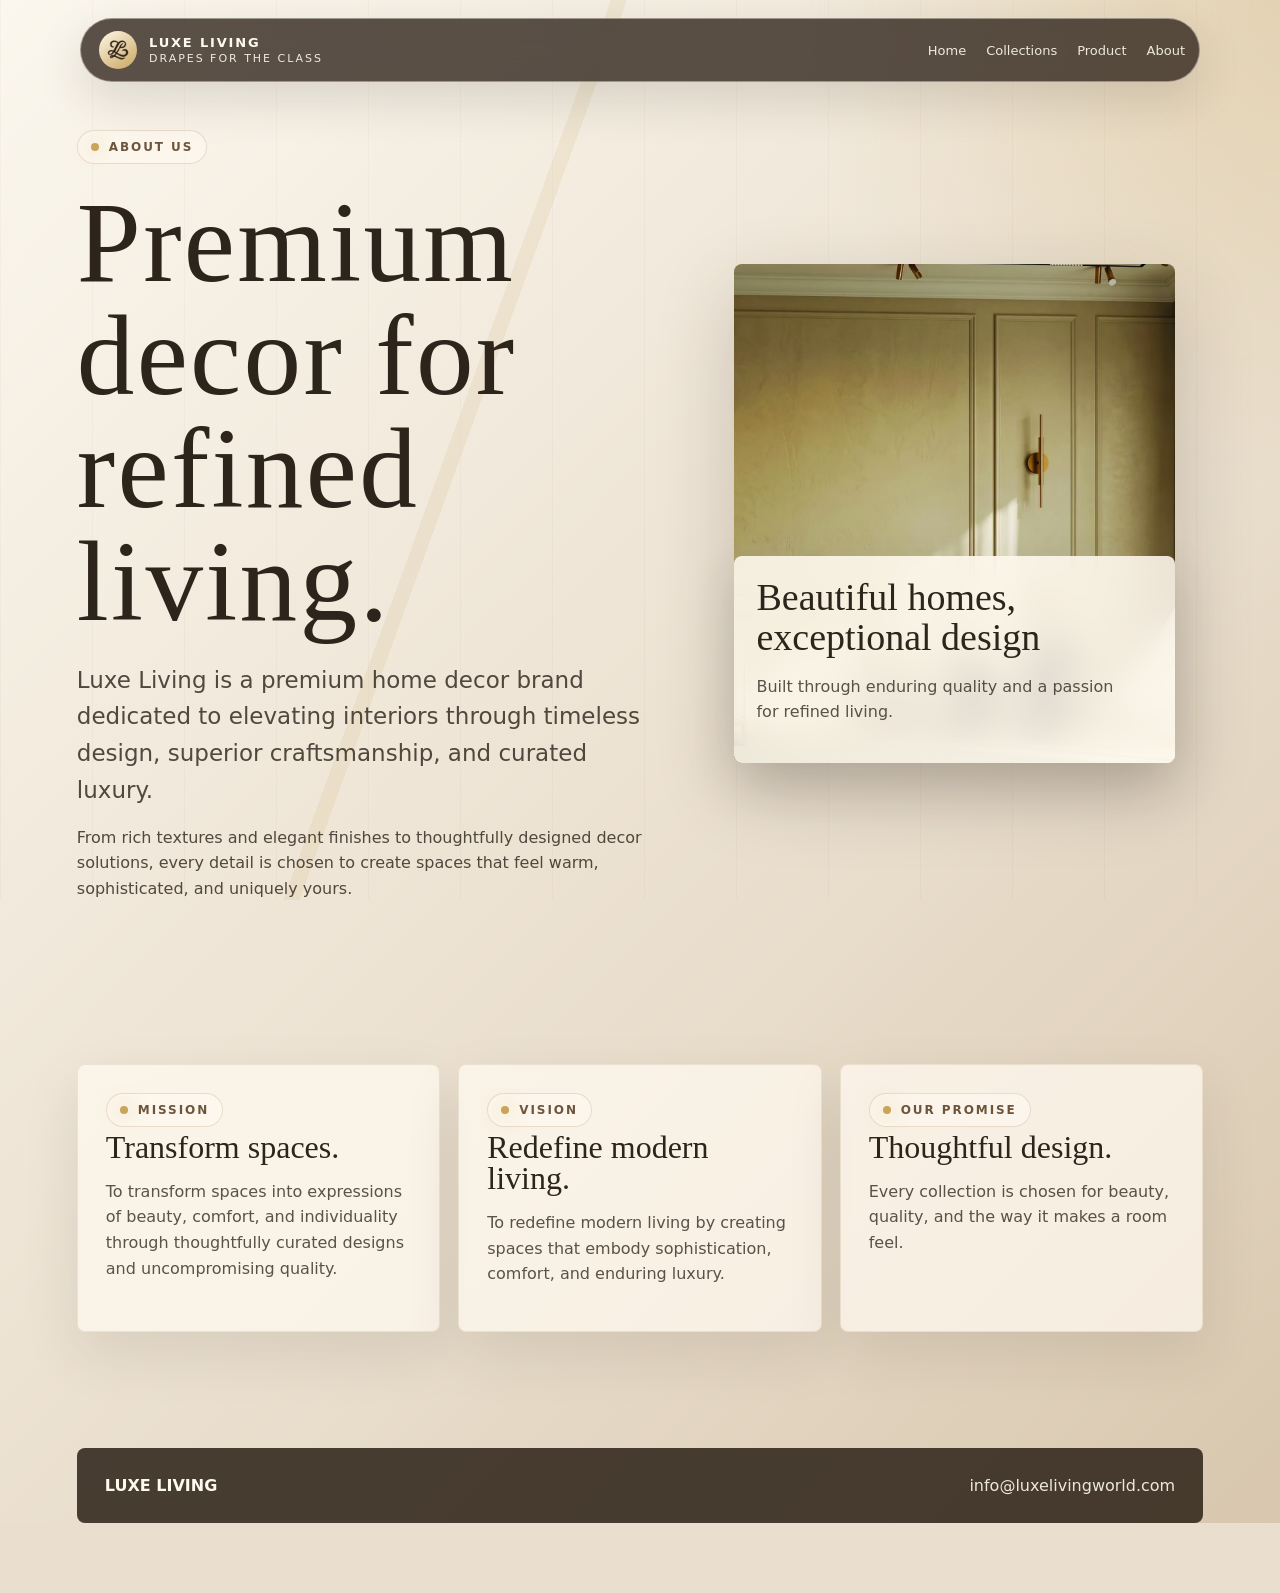
<file: about.html>
<!doctype html>
<html lang="en">
  <head>
    <meta charset="UTF-8" />
    <meta name="viewport" content="width=device-width, initial-scale=1.0" />
    <title>About | Luxe Living</title>
    <link rel="stylesheet" href="site.css?v=20261024a" />
  </head>
  <body>
    <div class="site">
      <nav class="nav">
        <a class="brand" href="index.html" aria-label="Luxe Living home">
          <span class="monogram"><picture><source srcset="assets/luxe-ll-monogram.avif" type="image/avif" /><img src="assets/luxe-ll-monogram.webp" alt="" /></picture></span>
          <span class="brand-wordmark"><strong>LUXE LIVING</strong><span>Drapes for the class</span></span>
        </a>
        <div class="nav-links">
          <a href="index.html">Home</a>
          <a href="collections.html">Collections</a>
          <a href="product.html">Product</a>
          <a href="about.html">About</a>
        </div>
        <button class="menu-toggle" type="button" aria-label="Open navigation menu" aria-expanded="false">
          <span aria-hidden="true"></span>
        </button>
      </nav>

      <main>
        <section class="page-hero">
          <div>
            <span class="eyebrow">About us</span>
            <h1>Premium decor for refined living.</h1>
            <p class="lead">
              Luxe Living is a premium home decor brand dedicated to elevating interiors through
              timeless design, superior craftsmanship, and curated luxury.
            </p>
            <p>
              From rich textures and elegant finishes to thoughtfully designed decor solutions,
              every detail is chosen to create spaces that feel warm, sophisticated, and uniquely yours.
            </p>
          </div>
          <div class="hero-art">
            <div class="tilt-card"><picture><source srcset="assets/brochure/about-hero.avif" type="image/avif" /><img src="assets/brochure/about-hero.webp" alt="Sunlit Luxe Living interior with elegant drapery" decoding="async" /></picture></div>
            <div class="glass-note">
              <h3>Beautiful homes, exceptional design</h3>
              <p>Built through enduring quality and a passion for refined living.</p>
            </div>
          </div>
        </section>

        <section class="content-section">
          <div class="about-grid">
            <article class="about-panel">
              <span class="eyebrow">Mission</span>
              <h3>Transform spaces.</h3>
              <p>
                To transform spaces into expressions of beauty, comfort, and individuality through
                thoughtfully curated designs and uncompromising quality.
              </p>
            </article>
            <article class="about-panel">
              <span class="eyebrow">Vision</span>
              <h3>Redefine modern living.</h3>
              <p>
                To redefine modern living by creating spaces that embody sophistication, comfort,
                and enduring luxury.
              </p>
            </article>
            <article class="about-panel">
              <span class="eyebrow">Our promise</span>
              <h3>Thoughtful design.</h3>
              <p>
                Every collection is chosen for beauty, quality, and the way it makes a room feel.
              </p>
            </article>
          </div>
        </section>

      </main>

      <footer class="footer">
        <strong>LUXE LIVING</strong>
        <a href="mailto:info@luxelivingworld.com">info@luxelivingworld.com</a>
      </footer>
    </div>
    <script src="site.js?v=20261024a"></script>
  </body>
</html>
</file>
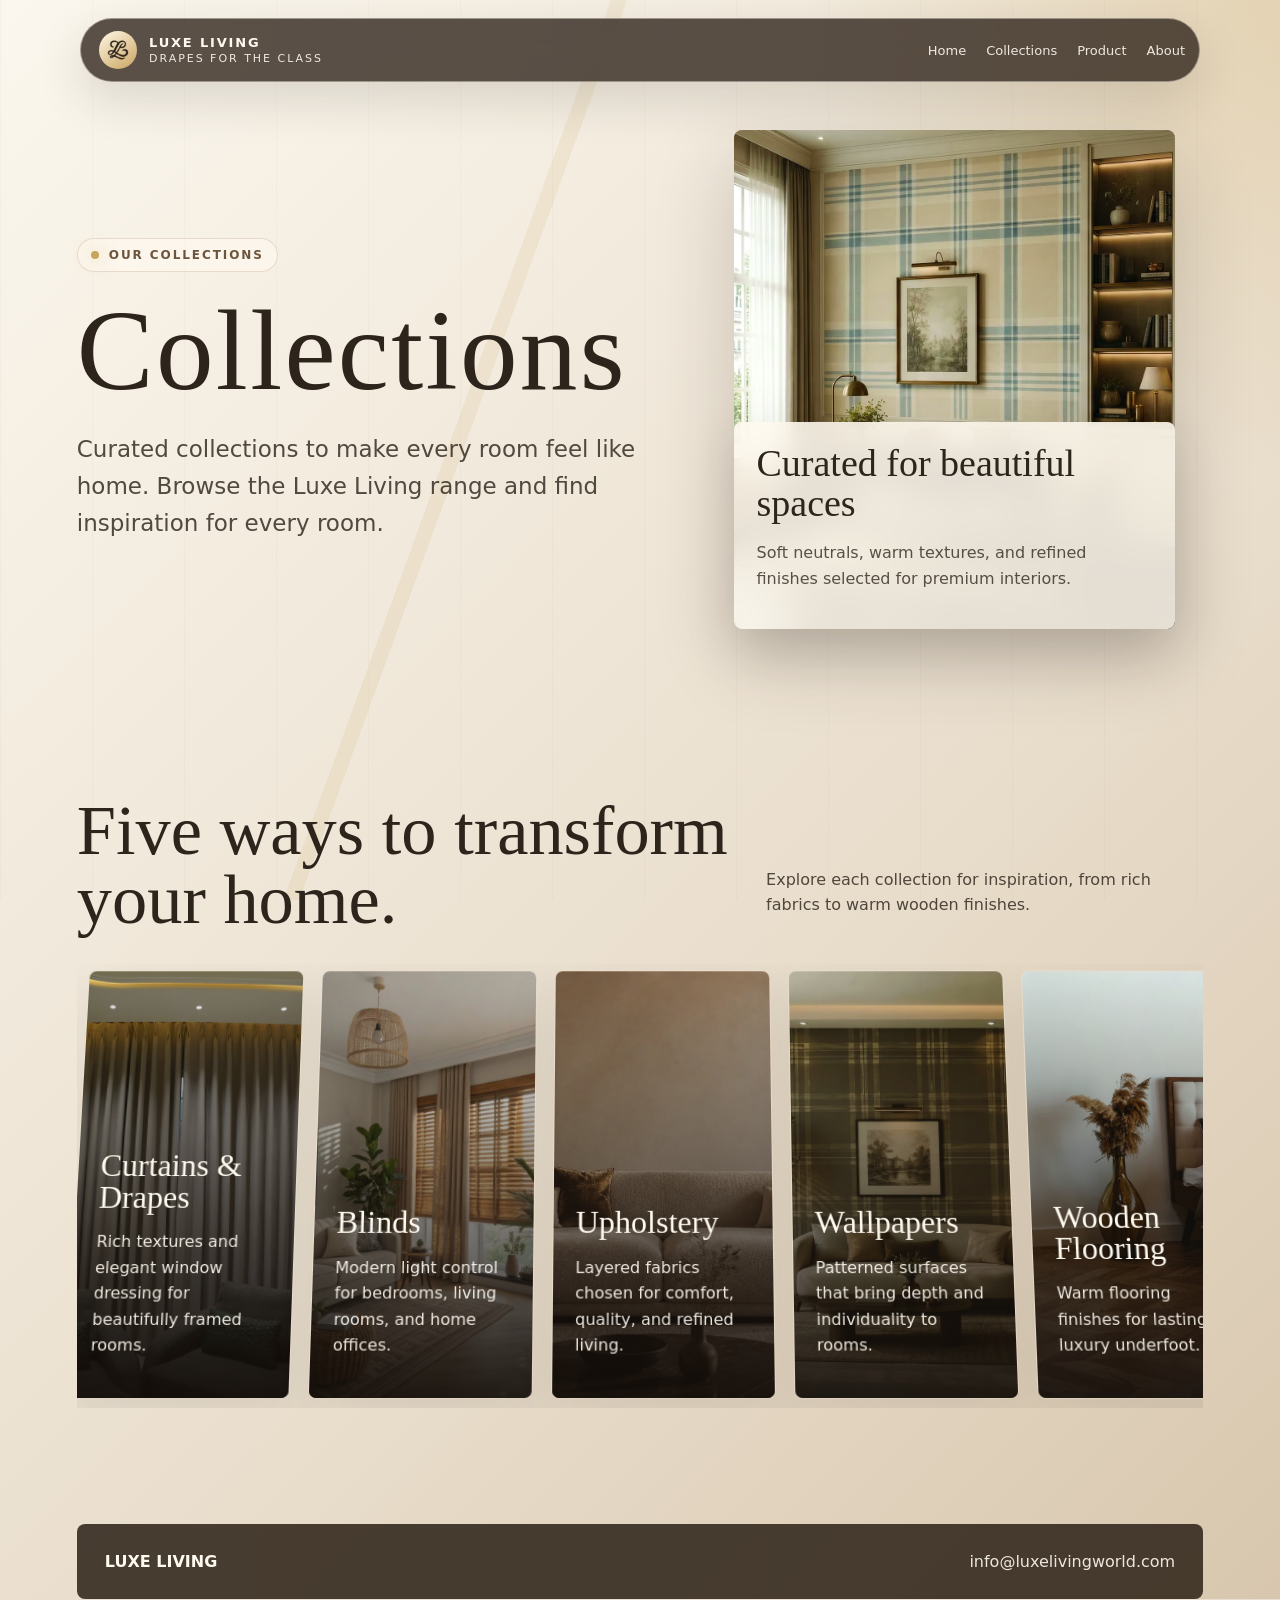
<file: collections.html>
<!doctype html>
<html lang="en">
  <head>
    <meta charset="UTF-8" />
    <meta name="viewport" content="width=device-width, initial-scale=1.0" />
    <title>Collections | Luxe Living</title>
    <link rel="stylesheet" href="site.css?v=20261024a" />
  </head>
  <body>
    <div class="site">
      <nav class="nav">
        <a class="brand" href="index.html" aria-label="Luxe Living home">
          <span class="monogram"><picture><source srcset="assets/luxe-ll-monogram.avif" type="image/avif" /><img src="assets/luxe-ll-monogram.webp" alt="" /></picture></span>
          <span class="brand-wordmark"><strong>LUXE LIVING</strong><span>Drapes for the class</span></span>
        </a>
        <div class="nav-links">
          <a href="index.html">Home</a>
          <a href="collections.html">Collections</a>
          <a href="product.html">Product</a>
          <a href="about.html">About</a>
        </div>
        <button class="menu-toggle" type="button" aria-label="Open navigation menu" aria-expanded="false">
          <span aria-hidden="true"></span>
        </button>
      </nav>

      <main>
        <section class="page-hero">
          <div>
            <span class="eyebrow">Our collections</span>
            <h1>Collections</h1>
            <p class="lead">
              Curated collections to make every room feel like home. Browse the Luxe Living range
              and find inspiration for every room.
            </p>
          </div>
          <div class="hero-art">
            <div class="tilt-card"><picture><source srcset="assets/brochure/collections-hero.avif" type="image/avif" /><img src="assets/brochure/collections-hero.webp" alt="Elegant study styled with plaid wallpaper, drapery, and warm wooden flooring" decoding="async" /></picture></div>
            <div class="glass-note">
              <h3>Curated for beautiful spaces</h3>
              <p>Soft neutrals, warm textures, and refined finishes selected for premium interiors.</p>
            </div>
          </div>
        </section>

        <section class="content-section">
          <div class="section-head">
            <h2>Five ways to transform your home.</h2>
            <p>Explore each collection for inspiration, from rich fabrics to warm wooden finishes.</p>
          </div>
          <div class="collection-grid">
            <a class="collection-card" href="product.html?category=curtains">
              <picture><source srcset="assets/brochure/curtains-living-room.avif" type="image/avif" /><img src="assets/brochure/curtains-living-room.webp" alt="Full-length curtains in a softly lit luxury living room" loading="lazy" decoding="async" /></picture>
              <span class="collection-copy"><h3>Curtains & Drapes</h3><p>Rich textures and elegant window dressing for beautifully framed rooms.</p></span>
            </a>
            <a class="collection-card" href="product.html?category=blinds">
              <picture><source srcset="assets/mein-zimmer-pin.avif" type="image/avif" /><img src="assets/mein-zimmer-pin.webp" alt="Mein Zimmer interior for the blinds collection" loading="lazy" decoding="async" /></picture>
              <span class="collection-copy"><h3>Blinds</h3><p>Modern light control for bedrooms, living rooms, and home offices.</p></span>
            </a>
            <a class="collection-card" href="product.html?category=upholstery">
              <picture><source srcset="assets/brochure/upholstery-sofa-card.avif" type="image/avif" /><img src="assets/brochure/upholstery-sofa-card.webp" alt="Sculptural sofa in premium warm neutral upholstery" loading="lazy" decoding="async" /></picture>
              <span class="collection-copy"><h3>Upholstery</h3><p>Layered fabrics chosen for comfort, quality, and refined living.</p></span>
            </a>
            <a class="collection-card" href="product.html?category=wallpapers">
              <picture><source srcset="assets/brochure/wallpapers-card.avif" type="image/avif" /><img src="assets/brochure/wallpapers-card.webp" alt="Wallpapers" loading="lazy" decoding="async" /></picture>
              <span class="collection-copy"><h3>Wallpapers</h3><p>Patterned surfaces that bring depth and individuality to rooms.</p></span>
            </a>
            <a class="collection-card" href="product.html?category=flooring">
              <picture><source srcset="assets/brochure/flooring-card.avif" type="image/avif" /><img src="assets/brochure/flooring-card.webp" alt="Wooden flooring" loading="lazy" decoding="async" /></picture>
              <span class="collection-copy"><h3>Wooden Flooring</h3><p>Warm flooring finishes for lasting luxury underfoot.</p></span>
            </a>
          </div>
        </section>
      </main>

      <footer class="footer">
        <strong>LUXE LIVING</strong>
        <a href="mailto:info@luxelivingworld.com">info@luxelivingworld.com</a>
      </footer>
    </div>
    <script src="site.js?v=20261024a"></script>
  </body>
</html>
</file>
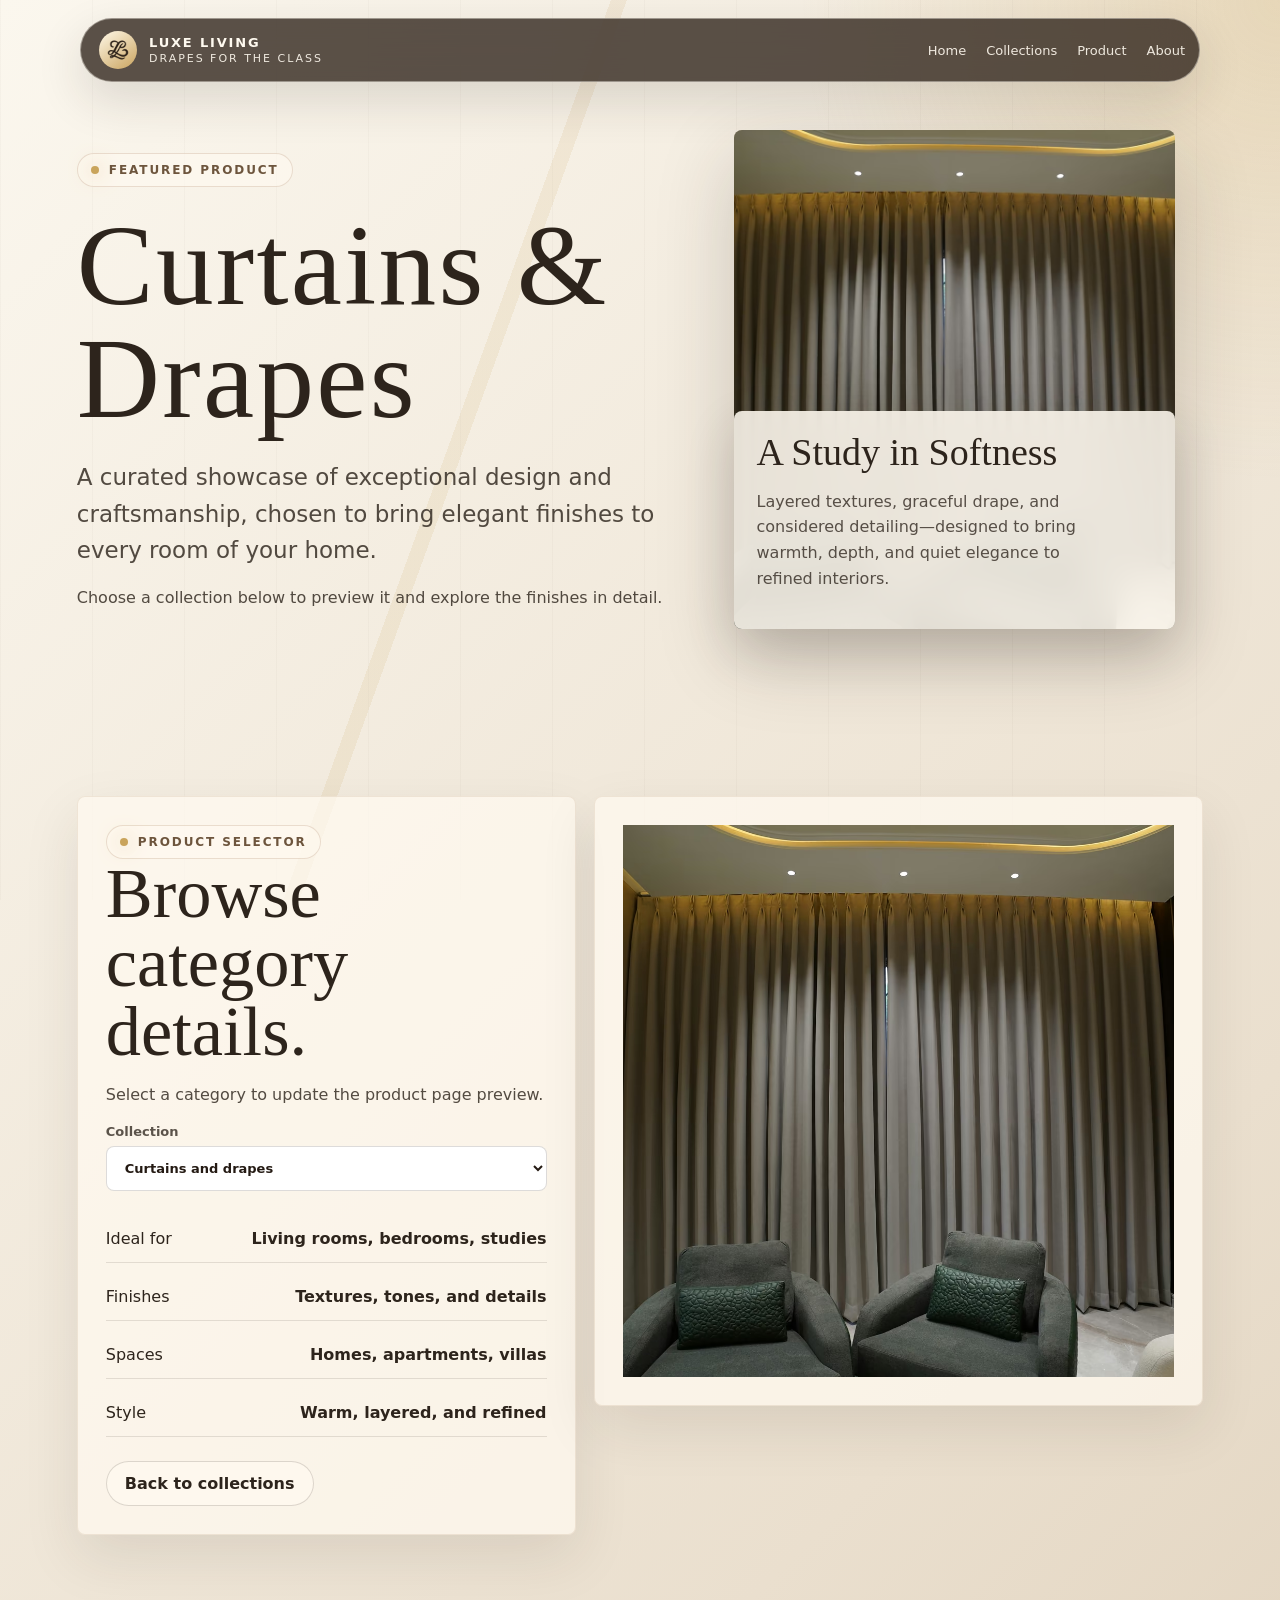
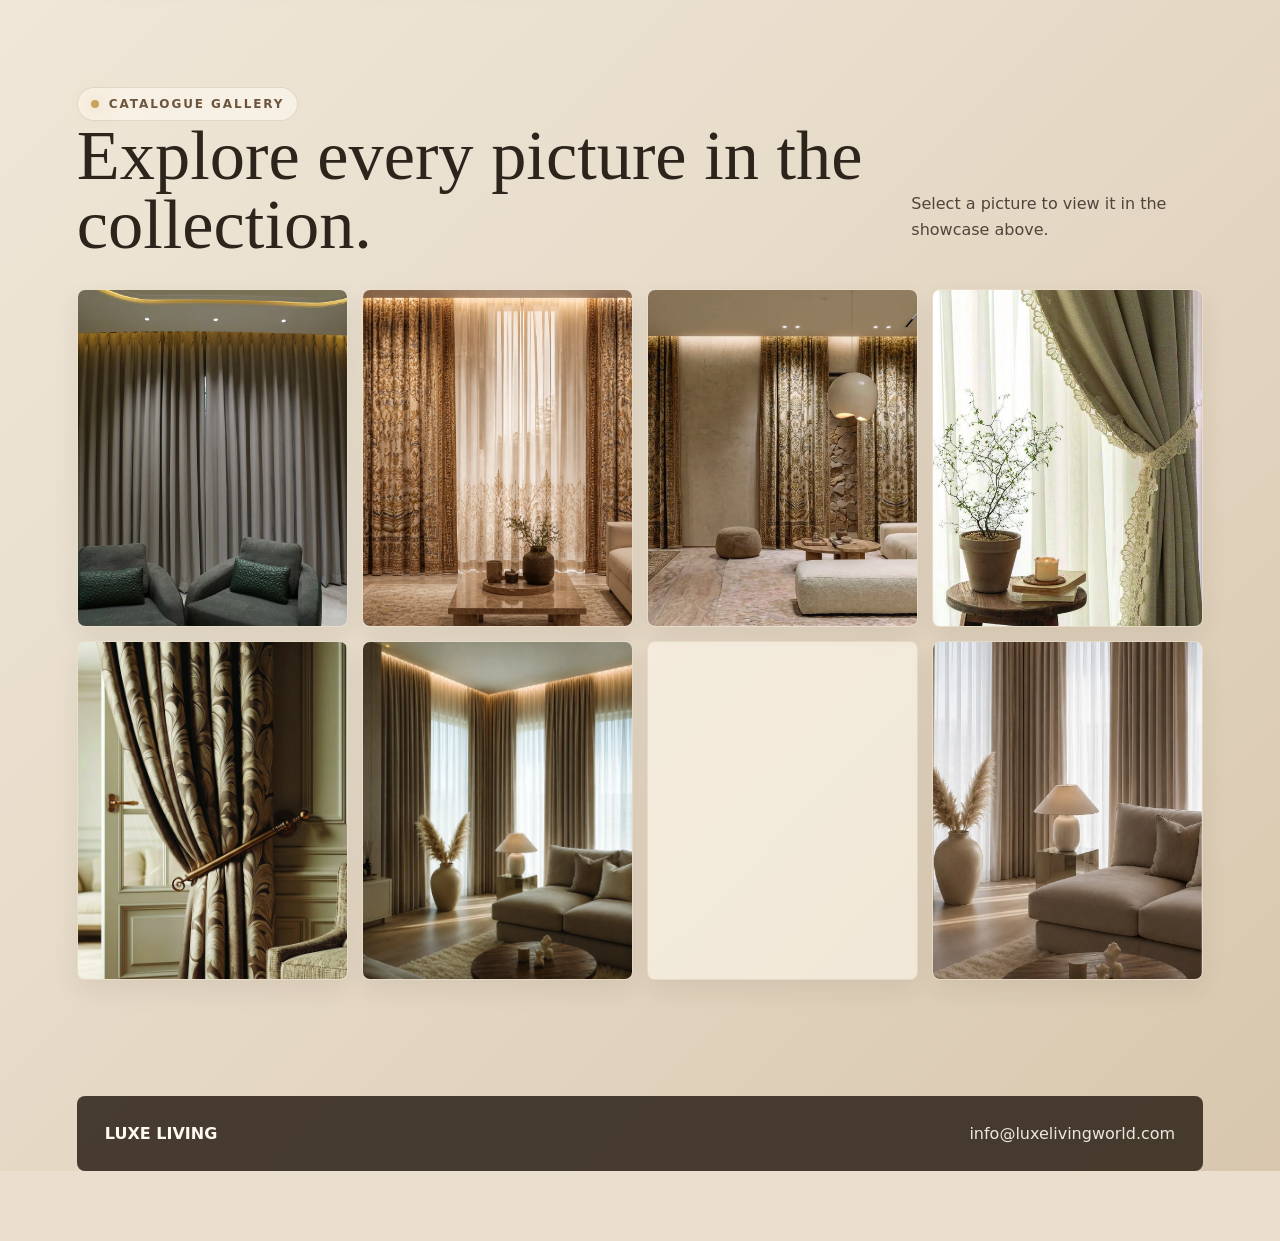
<file: product.html>
<!doctype html>
<html lang="en">
  <head>
    <meta charset="UTF-8" />
    <meta name="viewport" content="width=device-width, initial-scale=1.0" />
    <title>Product | Luxe Living</title>
    <link rel="stylesheet" href="site.css?v=20261024a" />
  </head>
  <body>
    <div class="site">
      <nav class="nav">
        <a class="brand" href="index.html" aria-label="Luxe Living home">
          <span class="monogram"><picture><source srcset="assets/luxe-ll-monogram.avif" type="image/avif" /><img src="assets/luxe-ll-monogram.webp" alt="" /></picture></span>
          <span class="brand-wordmark"><strong>LUXE LIVING</strong><span>Drapes for the class</span></span>
        </a>
        <div class="nav-links">
          <a href="index.html">Home</a>
          <a href="collections.html">Collections</a>
          <a href="product.html">Product</a>
          <a href="about.html">About</a>
        </div>
        <button class="menu-toggle" type="button" aria-label="Open navigation menu" aria-expanded="false">
          <span aria-hidden="true"></span>
        </button>
      </nav>

      <main>
        <section class="page-hero">
          <div>
            <span class="eyebrow">Featured product</span>
            <h1 id="productTitle">Curtains & Drapes</h1>
            <p class="lead" id="productLead">
              A curated showcase of exceptional design and craftsmanship, chosen to bring elegant
              finishes to every room of your home.
            </p>
            <p>
              Choose a collection below to preview it and explore the finishes in detail.
            </p>
          </div>
          <div class="hero-art">
            <div class="tilt-card"><picture><source srcset="assets/brochure/curtains-living-room.avif" type="image/avif" /><img id="productImage" src="assets/brochure/curtains-living-room.webp" alt="Full-length curtains in a softly lit luxury living room" decoding="async" /></picture></div>
            <div class="glass-note">
              <h3>A Study in Softness</h3>
              <p>Layered textures, graceful drape, and considered detailing—designed to bring warmth, depth, and quiet elegance to refined interiors.</p>
            </div>
          </div>
        </section>

        <section class="content-section">
          <div class="product-grid">
            <div class="product-panel">
              <span class="eyebrow">Product selector</span>
              <h2>Browse category details.</h2>
              <p>Select a category to update the product page preview.</p>
              <label>
                Collection
                <select id="categorySelect">
                  <option value="curtains">Curtains and drapes</option>
                  <option value="blinds">Blinds</option>
                  <option value="upholstery">Upholstery</option>
                  <option value="wallpapers">Wallpapers</option>
                  <option value="flooring">Wooden flooring</option>
                </select>
              </label>
              <ul class="spec-list">
                <li><span>Ideal for</span><strong>Living rooms, bedrooms, studies</strong></li>
                <li><span>Finishes</span><strong>Textures, tones, and details</strong></li>
                <li><span>Spaces</span><strong>Homes, apartments, villas</strong></li>
                <li><span>Style</span><strong>Warm, layered, and refined</strong></li>
              </ul>
              <a class="ghost-button" href="collections.html">Back to collections</a>
            </div>
            <div class="product-panel product-image">
              <picture><source id="detailSource" srcset="assets/brochure/curtains-living-room.avif" type="image/avif" /><img id="detailImage" src="assets/brochure/curtains-living-room.webp" alt="Full-length curtains in a softly lit luxury living room" loading="lazy" decoding="async" /></picture>
            </div>
          </div>
        </section>

        <section class="content-section">
          <div class="section-head">
            <div>
              <span class="eyebrow">Catalogue gallery</span>
              <h2>Explore every picture in the collection.</h2>
            </div>
            <p>Select a picture to view it in the showcase above.</p>
          </div>
          <div class="gallery-grid" id="galleryGrid"></div>
        </section>
      </main>

      <footer class="footer">
        <strong>LUXE LIVING</strong>
        <a href="mailto:info@luxelivingworld.com">info@luxelivingworld.com</a>
      </footer>
    </div>
    <script src="site.js?v=20261024a"></script>
  </body>
</html>
</file>
<file: site.css>
:root {
  --cream: #f6f1e7;
  --paper: #fffaf0;
  --linen: #e9decc;
  --taupe: #97836d;
  --bronze: #9b704a;
  --gold: #c9a45b;
  --ink: #2d241c;
  --shadow: 0 28px 80px rgba(45, 36, 28, 0.2);
}

* {
  box-sizing: border-box;
}

html {
  background: #eadfce;
  scroll-behavior: smooth;
  scrollbar-color: rgba(93, 69, 50, 0.58) #eadfce;
  scrollbar-width: thin;
}

html::-webkit-scrollbar {
  width: 8px;
}

html::-webkit-scrollbar-track {
  background: #eadfce;
}

html::-webkit-scrollbar-thumb {
  border: 2px solid #eadfce;
  border-radius: 999px;
  background: rgba(93, 69, 50, 0.58);
}

body {
  margin: 0;
  min-height: 100vh;
  color: var(--ink);
  background:
    radial-gradient(circle at top right, rgba(201, 164, 91, 0.28), transparent 30rem),
    linear-gradient(135deg, #fbf7ee, #eadfce 58%, #d8c7ae);
  font-family: Inter, ui-sans-serif, system-ui, -apple-system, BlinkMacSystemFont, "Segoe UI", sans-serif;
  overflow-x: hidden;
}

body::before {
  content: "";
  position: fixed;
  inset: 0;
  z-index: 0;
  pointer-events: none;
  background-image:
    linear-gradient(110deg, transparent 0 38%, rgba(201, 164, 91, 0.12) 38% 39%, transparent 39% 100%),
    repeating-linear-gradient(90deg, rgba(45, 36, 28, 0.025) 0 1px, transparent 1px 92px);
}

a {
  color: inherit;
  text-decoration: none;
}

img {
  display: block;
  max-width: 100%;
}

picture {
  display: contents;
}

button,
input,
textarea,
select {
  font: inherit;
}

.site {
  position: relative;
  z-index: 1;
}

.nav {
  position: fixed;
  top: 18px;
  left: 50%;
  transform: translateX(-50%);
  z-index: 20;
  width: min(1120px, calc(100% - 28px));
  display: flex;
  align-items: center;
  justify-content: space-between;
  gap: 18px;
  padding: 12px 14px 12px 18px;
  border: 1px solid rgba(255, 250, 240, 0.42);
  border-radius: 999px;
  background: rgba(54, 43, 32, 0.42);
  backdrop-filter: blur(20px);
  box-shadow: 0 18px 48px rgba(45, 36, 28, 0.14);
  color: #fffaf0;
}

.brand {
  display: flex;
  align-items: center;
  gap: 12px;
  min-width: 190px;
}

.monogram {
  width: 38px;
  height: 38px;
  display: grid;
  place-items: center;
  border-radius: 50%;
  color: var(--ink);
  background: linear-gradient(145deg, #fff8e7, #caa45f);
  font-family: Georgia, serif;
  font-weight: 700;
  font-size: 22px;
}

.brand .monogram {
  overflow: hidden;
  padding: 7px;
}

.brand .monogram img {
  width: 100%;
  height: 100%;
  object-fit: contain;
}

.brand-wordmark {
  display: block;
}

.brand strong {
  display: block;
  letter-spacing: 0.14em;
  font-size: 13px;
}

.brand span span {
  display: block;
  margin-top: 2px;
  color: rgba(255, 250, 240, 0.9);
  font-size: 11px;
  letter-spacing: 0.18em;
  text-transform: uppercase;
}

.nav-links {
  display: flex;
  align-items: center;
  gap: 20px;
  font-size: 13px;
  color: rgba(255, 250, 240, 0.82);
}

.menu-toggle {
  display: none;
  align-items: center;
  justify-content: center;
  width: 44px;
  height: 44px;
  border: 1px solid rgba(255, 250, 240, 0.38);
  border-radius: 999px;
  color: #fffaf0;
  background: rgba(255, 250, 240, 0.12);
  cursor: pointer;
}

.menu-toggle span {
  position: relative;
  display: block;
  width: 18px;
  height: 2px;
  border-radius: 999px;
  background: currentColor;
}

.menu-toggle span::before,
.menu-toggle span::after {
  content: "";
  position: absolute;
  left: 0;
  width: 18px;
  height: 2px;
  border-radius: 999px;
  background: currentColor;
}

.menu-toggle span::before {
  top: -6px;
}

.menu-toggle span::after {
  top: 6px;
}

.pill-button,
.ghost-button {
  display: inline-flex;
  align-items: center;
  justify-content: center;
  border-radius: 999px;
  padding: 12px 18px;
  font-weight: 800;
}

.pill-button {
  border: 0;
  color: var(--ink);
  background: linear-gradient(135deg, #fff6da, #c59b50);
  box-shadow: 0 12px 34px rgba(115, 82, 42, 0.2);
}

.ghost-button {
  border: 1px solid rgba(45, 36, 28, 0.16);
  color: var(--ink);
  background: rgba(255, 250, 240, 0.5);
}

.page-hero {
  min-height: 70vh;
  display: grid;
  grid-template-columns: minmax(0, 0.95fr) minmax(360px, 0.75fr);
  align-items: center;
  gap: clamp(28px, 5vw, 76px);
  padding: 130px clamp(24px, 6vw, 86px) 70px;
  perspective: 1300px;
}

.eyebrow {
  display: inline-flex;
  align-items: center;
  gap: 10px;
  padding: 9px 13px;
  border: 1px solid rgba(155, 112, 74, 0.2);
  border-radius: 999px;
  background: rgba(255, 250, 240, 0.56);
  color: #6d553d;
  font-size: 12px;
  font-weight: 800;
  letter-spacing: 0.16em;
  text-transform: uppercase;
}

.eyebrow::before {
  content: "";
  width: 8px;
  height: 8px;
  border-radius: 50%;
  background: var(--gold);
  box-shadow: 0 0 22px var(--gold);
}

h1,
h2,
h3 {
  margin: 0;
  font-family: Georgia, "Times New Roman", serif;
  font-weight: 500;
  line-height: 0.98;
}

h1 {
  margin-top: 22px;
  font-size: clamp(56px, 9vw, 118px);
  letter-spacing: 0.02em;
}

h2 {
  font-size: clamp(38px, 5.5vw, 76px);
}

h3 {
  font-size: 32px;
}

p {
  color: rgba(45, 36, 28, 0.68);
  line-height: 1.6;
}

.lead {
  max-width: 680px;
  margin: 24px 0 0;
  font-size: clamp(18px, 2vw, 23px);
}

.hero-art {
  position: relative;
  min-height: 520px;
  transform-style: flat;
}

.tilt-card {
  position: absolute;
  inset: 0 6% 4% 0;
  z-index: 0;
  overflow: hidden;
  border-radius: 8px;
  background: #cbbda8;
  transform: none;
  box-shadow: var(--shadow);
}

.tilt-card img {
  width: 100%;
  height: 100%;
  object-fit: cover;
}

.glass-note {
  position: absolute;
  left: 0;
  right: 6%;
  bottom: 4%;
  width: auto;
  z-index: 2;
  padding: 22px;
  border-radius: 8px;
  background: rgba(255, 250, 240, 0.74);
  backdrop-filter: blur(16px);
  box-shadow: 0 20px 50px rgba(45, 36, 28, 0.16);
  transform: none;
}

.glass-note h3 {
  font-size: clamp(26px, 3vw, 38px);
  line-height: 1.05;
}

.glass-note p {
  max-width: 360px;
}

.content-section {
  padding: 76px clamp(24px, 6vw, 86px);
}

.section-head {
  display: flex;
  justify-content: space-between;
  align-items: end;
  gap: 28px;
  margin-bottom: 30px;
}

.section-head p {
  max-width: 480px;
}

.collection-grid,
.product-grid,
.about-grid,
.process-grid {
  display: grid;
  gap: 18px;
}

.collection-grid {
  grid-template-columns: repeat(5, minmax(220px, 1fr));
  overflow-x: auto;
  padding-bottom: 12px;
  perspective: 1200px;
}

.collection-card,
.product-panel,
.about-panel,
.process-card {
  border-radius: 8px;
  overflow: hidden;
  background: rgba(255, 250, 240, 0.58);
  border: 1px solid rgba(155, 112, 74, 0.14);
  box-shadow: 0 22px 56px rgba(45, 36, 28, 0.1);
}

.collection-card {
  position: relative;
  min-height: 430px;
  color: #fffaf0;
  transform: rotateX(7deg);
}

.collection-card img {
  width: 100%;
  height: 100%;
  min-height: 430px;
  object-fit: cover;
}

.collection-card::after {
  content: "";
  position: absolute;
  inset: 0;
  background: linear-gradient(180deg, transparent 32%, rgba(31, 24, 18, 0.8));
}

.collection-copy {
  position: absolute;
  inset: auto 0 0;
  z-index: 1;
  padding: 22px;
}

.collection-copy p {
  color: rgba(255, 250, 240, 0.82);
}

.product-grid {
  grid-template-columns: 0.9fr 1.1fr;
  align-items: start;
}

.product-panel {
  padding: 28px;
}

.product-image {
  height: 610px;
  min-height: 0;
}

.product-image img {
  width: 100%;
  height: 100%;
  min-height: 0;
  object-fit: cover;
}

.spec-list {
  display: grid;
  gap: 10px;
  margin: 24px 0;
  padding: 0;
  list-style: none;
}

.spec-list li {
  display: flex;
  justify-content: space-between;
  gap: 18px;
  padding: 14px 0;
  border-bottom: 1px solid rgba(45, 36, 28, 0.12);
}

.about-grid {
  grid-template-columns: repeat(3, 1fr);
}

.about-panel,
.process-card {
  padding: 28px;
}

.about-panel .eyebrow {
  margin-bottom: 5px;
}

.image-band {
  min-height: 520px;
  border-radius: 8px;
  overflow: hidden;
  box-shadow: var(--shadow);
}

.image-band img {
  width: 100%;
  height: 100%;
  object-fit: cover;
}

.process-grid {
  grid-template-columns: repeat(4, 1fr);
}

form {
  display: grid;
  grid-template-columns: repeat(2, 1fr);
  gap: 14px;
}

label {
  display: grid;
  gap: 7px;
  color: rgba(45, 36, 28, 0.74);
  font-size: 13px;
  font-weight: 800;
}

input,
select,
textarea {
  width: 100%;
  border: 1px solid rgba(45, 36, 28, 0.16);
  border-radius: 8px;
  background: white;
  color: var(--ink);
  padding: 13px 14px;
  outline: none;
}

textarea,
.wide {
  grid-column: 1 / -1;
}

textarea {
  min-height: 130px;
  resize: vertical;
}

.submit-row {
  display: flex;
  align-items: center;
  gap: 16px;
  flex-wrap: wrap;
}

.submit-row .pill-button:disabled {
  cursor: wait;
  opacity: 0.7;
}

.form-status {
  min-height: 22px;
  margin: 0;
  padding: 9px 12px;
  border-radius: 8px;
  color: rgba(45, 36, 28, 0.76);
  font-size: 13px;
  font-weight: 800;
  line-height: 1.45;
}

.form-status:empty {
  display: none;
}

.form-status[data-state="sending"],
.form-status[data-state="info"] {
  background: rgba(201, 164, 91, 0.16);
}

.form-status[data-state="success"] {
  color: #285b3b;
  background: rgba(61, 128, 80, 0.13);
}

.form-status[data-state="error"] {
  color: #823d32;
  background: rgba(173, 70, 55, 0.12);
}

.footer {
  margin: 40px clamp(24px, 6vw, 86px) 70px;
  padding: 28px;
  border-radius: 8px;
  background: rgba(54, 43, 32, 0.9);
  color: #fffaf0;
  display: flex;
  justify-content: space-between;
  gap: 20px;
  flex-wrap: wrap;
}

.footer p,
.footer a {
  color: rgba(255, 250, 240, 0.78);
}

@media (max-width: 1000px) {
  .page-hero,
  .product-grid {
    grid-template-columns: 1fr;
  }

  .about-grid,
  .process-grid {
    grid-template-columns: repeat(2, 1fr);
  }

  .section-head {
    display: block;
  }
}

@media (max-width: 720px) {
  .nav {
    position: fixed;
    top: 0;
    left: 50%;
    transform: translateX(-50%);
    margin: 0;
    border-radius: 8px;
  }

  .nav-links {
    display: none;
  }

  .page-hero {
    padding: 120px 18px 50px;
  }

  .hero-art {
    min-height: 440px;
    overflow: hidden;
    border-radius: 8px;
    transform-style: flat;
    isolation: isolate;
    contain: paint;
    clip-path: inset(0 round 8px);
  }

  .tilt-card {
    inset: 0;
    border-radius: inherit;
    transform: none;
  }

  .hero-art .tilt-card img {
    width: 100%;
    height: 100%;
    max-width: none;
    margin: 0;
    border-radius: inherit;
    object-position: center;
    transform: none;
  }

  .glass-note {
    left: 14px;
    bottom: 0;
    transform: none;
  }

  .glass-note h3 {
    font-size: clamp(26px, 8vw, 34px);
  }

  .content-section {
    padding: 62px 18px;
  }

  .about-grid,
  .process-grid,
  form {
    grid-template-columns: 1fr;
  }

  .footer {
    margin: 28px 18px 56px;
  }
}

@media (prefers-reduced-motion: reduce) {
  *,
  *::before,
  *::after {
    scroll-behavior: auto !important;
    transition-duration: 0.01ms !important;
    animation-duration: 0.01ms !important;
    animation-iteration-count: 1 !important;
  }
}

.nav {
  background: rgba(45, 34, 25, 0.78);
}

.nav-links,
.brand span span {
  color: rgba(255, 250, 240, 0.9);
}

p,
.section-head p,
.lead {
  color: rgba(45, 36, 28, 0.82);
}

.ghost-button,
.product-panel,
.about-panel,
.process-card {
  background: rgba(255, 250, 240, 0.72);
}

.glass-note {
  background: rgba(255, 250, 240, 0.88);
}

.glass-note p,
.about-panel p,
.process-card p,
label {
  color: rgba(45, 36, 28, 0.78);
}

.glass-note p {
  overflow-wrap: anywhere;
}

.collection-card::after {
  background: linear-gradient(180deg, rgba(31, 24, 18, 0.04) 0%, rgba(31, 24, 18, 0.42) 42%, rgba(20, 14, 10, 0.92) 100%);
}

.collection-copy p {
  color: rgba(255, 250, 240, 0.92);
}

.collection-copy h3 {
  color: #fffaf0;
}

input,
select,
textarea {
  background: rgba(255, 255, 255, 0.96);
  color: #241a13;
}

.footer p,
.footer a {
  color: rgba(255, 250, 240, 0.9);
}

@media (max-width: 1180px) {
  .collection-grid {
    grid-template-columns: repeat(auto-fit, minmax(min(100%, 240px), 1fr));
    overflow-x: visible;
    gap: 22px;
    perspective: none;
  }

  .collection-card {
    transform: none;
  }

  .page-hero {
    grid-template-columns: minmax(0, 1fr) minmax(320px, 0.8fr);
  }
}

@media (max-width: 860px) {
  .nav {
    align-items: stretch;
    flex-wrap: wrap;
    border-radius: 8px;
    width: calc(100% - 24px);
  }

  .brand {
    min-width: 0;
    flex: 1 1 auto;
  }

  .nav-links {
    order: 3;
    width: 100%;
    justify-content: space-between;
    gap: 10px;
    padding-top: 4px;
  }

  .menu-toggle {
    display: inline-flex;
    order: 2;
  }

  .nav > .pill-button {
    order: 1;
  }

  .nav-links {
    display: none;
    flex-direction: column;
    align-items: stretch;
    padding: 12px;
    border-radius: 8px;
    background: rgba(24, 17, 12, 0.64);
  }

  .nav.nav-open .nav-links {
    display: flex;
  }

  .nav-links a {
    padding: 11px 12px;
    border-radius: 8px;
    background: rgba(255, 250, 240, 0.08);
  }

  .page-hero {
    min-height: auto;
    grid-template-columns: 1fr;
    padding-top: 150px;
  }

  h1 {
    font-size: clamp(46px, 15vw, 84px);
  }

  h2 {
    font-size: clamp(34px, 10vw, 60px);
  }

  .product-image,
  .product-image img {
    height: 430px;
    min-height: 0;
  }
}

@media (max-width: 560px) {
  .brand strong {
    font-size: 11px;
  }

  .brand span span {
    display: none;
  }

  .nav > .pill-button {
    padding-inline: 14px;
  }

  .pill-button,
  .ghost-button {
    width: 100%;
  }

  .nav > .pill-button {
    width: auto;
  }

  .hero-art {
    min-height: 380px;
  }

  .glass-note {
    left: 12px;
    right: 12px;
    bottom: 0;
    width: auto;
    padding: 18px;
  }

  .collection-card,
  .collection-card img,
  .image-band {
    min-height: 360px;
  }

  .product-image,
  .product-image img {
    height: 360px;
    min-height: 0;
  }

  .spec-list li {
    display: grid;
  }
}

@media (max-width: 380px) {
  .nav {
    gap: 10px;
    padding: 10px;
  }

  .menu-toggle {
    width: 40px;
    height: 40px;
  }

  .monogram {
    width: 34px;
    height: 34px;
  }

  .brand {
    gap: 8px;
  }

  .brand strong {
    max-width: 128px;
    overflow-wrap: anywhere;
  }

  .nav-links {
    font-size: 12px;
  }
}

@media (max-width: 720px) {
  .page-hero {
    padding-top: 142px;
    overflow: clip;
  }
}

.gallery-grid {
  display: grid;
  grid-template-columns: repeat(4, 1fr);
  gap: 14px;
}

.gallery-thumb {
  padding: 0;
  border: 1px solid rgba(155, 112, 74, 0.14);
  border-radius: 8px;
  overflow: hidden;
  background: rgba(255, 250, 240, 0.58);
  cursor: pointer;
  aspect-ratio: 4 / 5;
  box-shadow: 0 10px 26px rgba(45, 36, 28, 0.08);
  transition: transform 0.25s ease, box-shadow 0.25s ease;
}

.gallery-thumb:hover,
.gallery-thumb:focus-visible {
  transform: translateY(-3px);
  box-shadow: 0 16px 34px rgba(45, 36, 28, 0.14);
}

.gallery-thumb img {
  width: 100%;
  height: 100%;
  object-fit: cover;
  display: block;
}

.gallery-thumb.active {
  outline: 2px solid var(--bronze);
  outline-offset: 2px;
}

@media (max-width: 1000px) {
  .gallery-grid {
    grid-template-columns: repeat(3, 1fr);
  }
}

@media (max-width: 560px) {
  .gallery-grid {
    grid-template-columns: repeat(2, 1fr);
    gap: 10px;
  }
}
</file>
